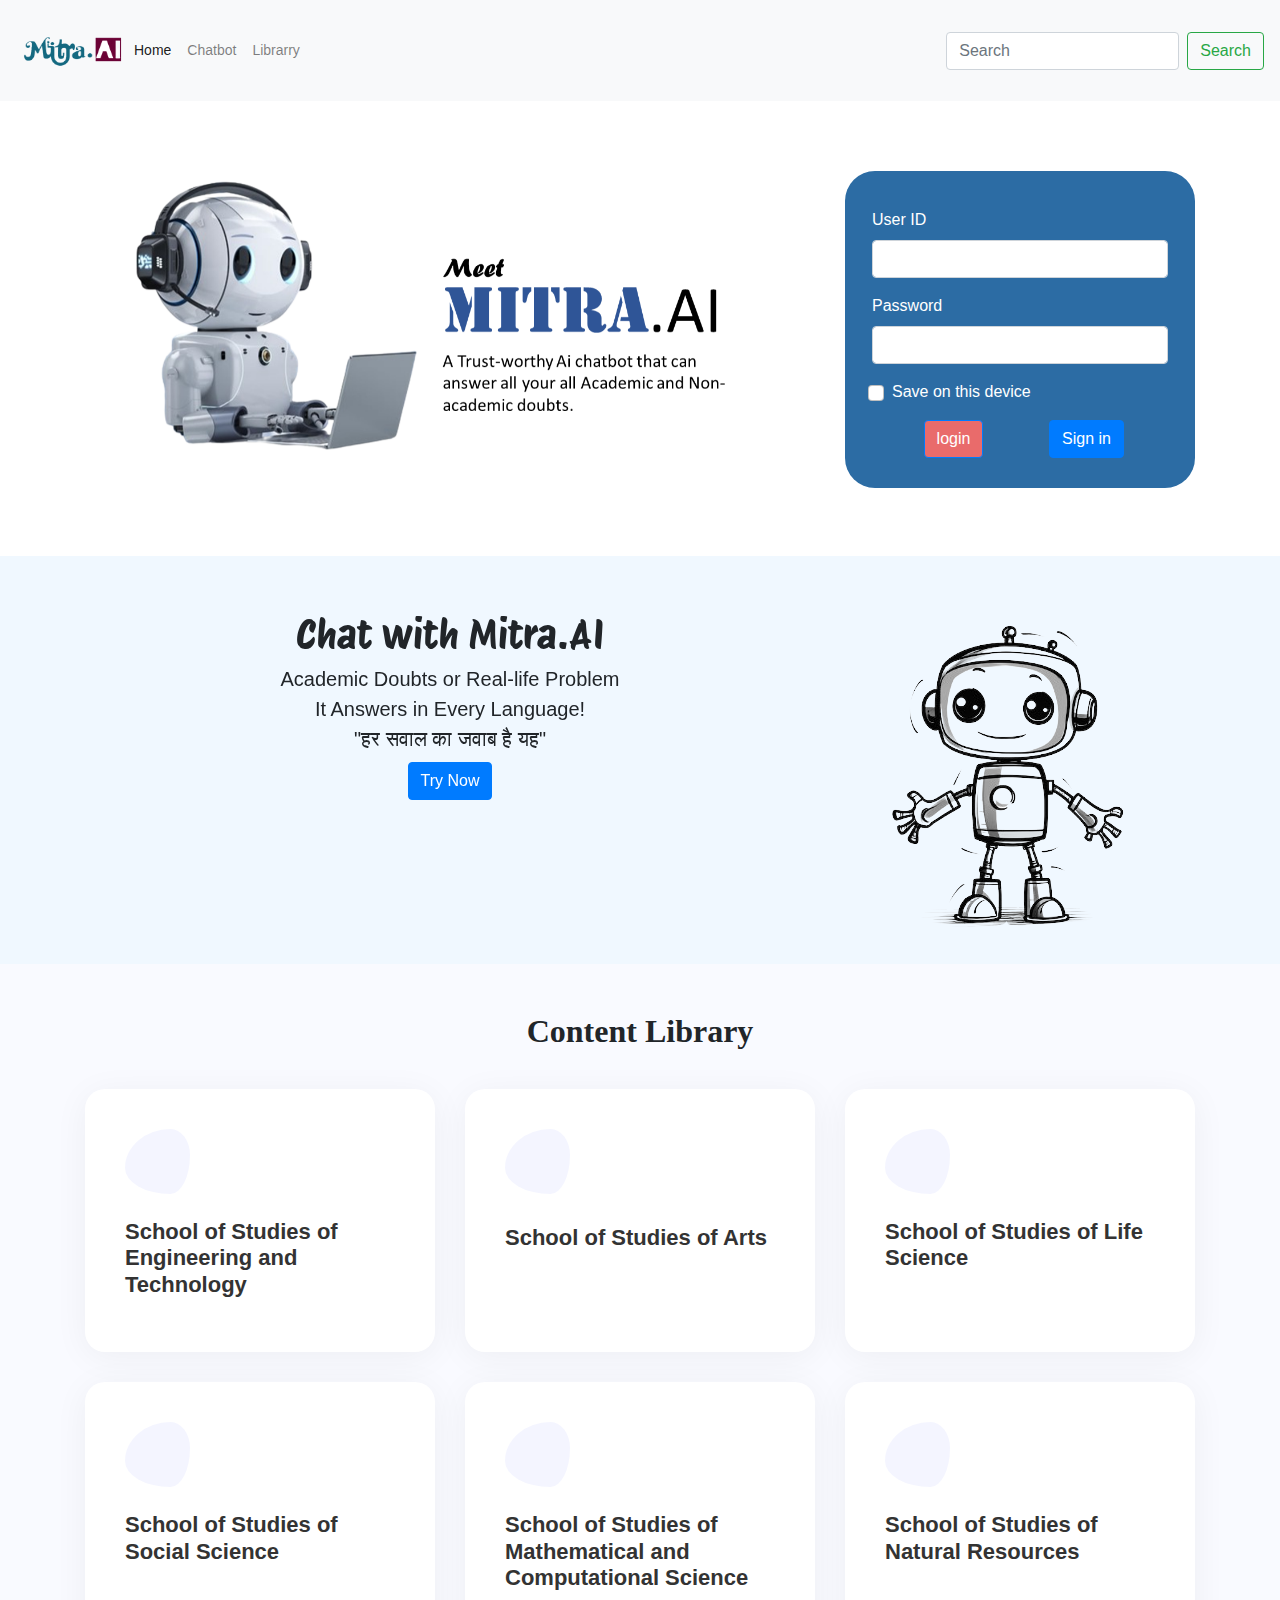
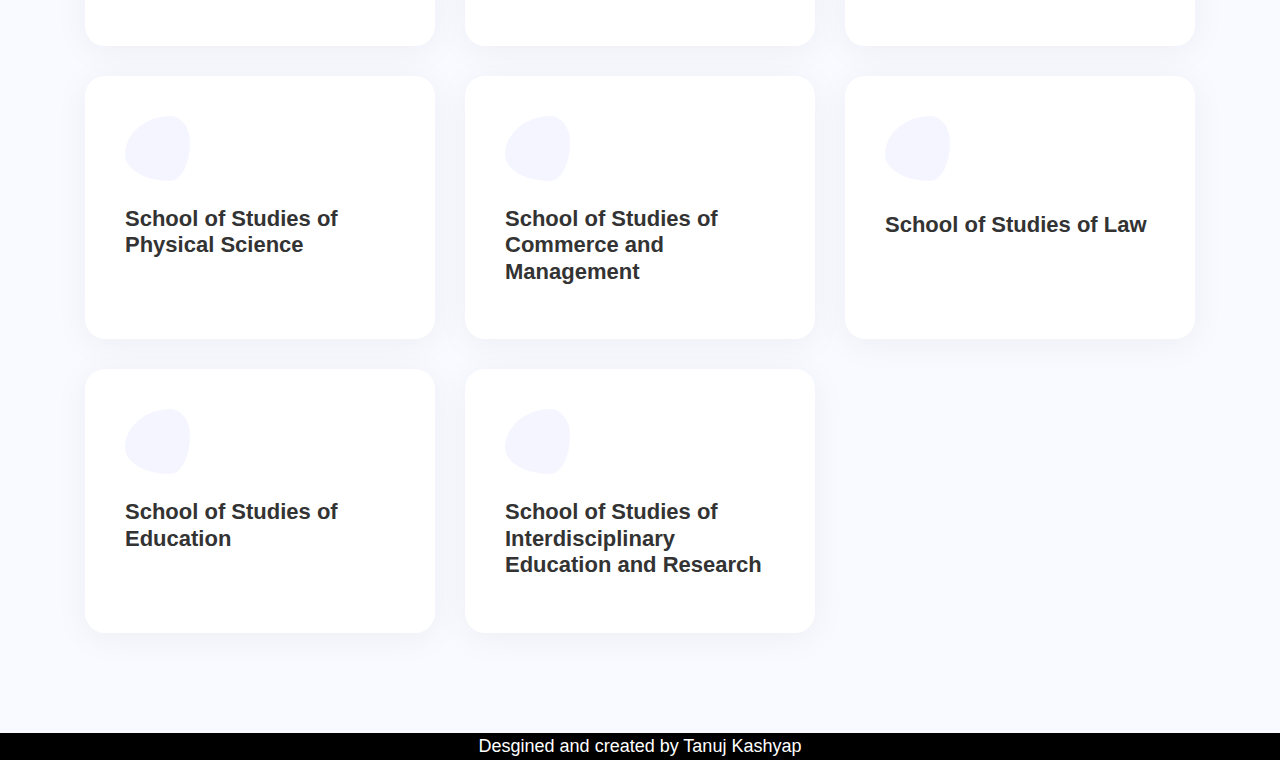
<file: index.html>
<!DOCTYPE html>
<html lang="en">
  <head>
    <meta charset="UTF-8" />
    <meta name="viewport" content="width=device-width, initial-scale=1.0" />
    <title>GGV Mitra</title>
    <link rel="preconnect" href="https://fonts.googleapis.com">
<link rel="preconnect" href="https://fonts.gstatic.com" crossorigin>
<link href="https://fonts.googleapis.com/css2?family=Big+Shoulders+Stencil+Text:wght@100..900&family=DotGothic16&family=Protest+Riot&display=swap" rel="stylesheet">
    <link rel="preconnect" href="https://fonts.googleapis.com">
<link rel="preconnect" href="https://fonts.gstatic.com" crossorigin>
<link href="https://fonts.googleapis.com/css2?family=Big+Shoulders+Stencil+Text:wght@100..900&family=DotGothic16&display=swap" rel="stylesheet">
    <link rel="preconnect" href="https://fonts.googleapis.com">
<link rel="preconnect" href="https://fonts.gstatic.com" crossorigin>
<link href="https://fonts.googleapis.com/css2?family=DotGothic16&display=swap" rel="stylesheet">
    <link
      rel="stylesheet"
      href="./Guru Ghasidas Vishwavidyalaya,Bilaspur_files/bootstrap.min.css"
    />

    <link
      rel="stylesheet"
      href="./Guru Ghasidas Vishwavidyalaya,Bilaspur_files/animate.css"
    />
    <link
      rel="stylesheet"
      href="./Guru Ghasidas Vishwavidyalaya,Bilaspur_files/main.css"
    />
    <link rel="stylesheet" href="style/style.css" />
    <link
      rel="stylesheet"
      href="https://cdn.jsdelivr.net/npm/bootstrap@4.0.0/dist/css/bootstrap.min.css"
      integrity="sha384-Gn5384xqQ1aoWXA+058RXPxPg6fy4IWvTNh0E263XmFcJlSAwiGgFAW/dAiS6JXm"
      crossorigin="anonymous"
    />
  </head>
  <body>
    <nav class="navbar navbar-expand-lg navbar-light bg-light">
      <img src="./img/logo2.png" alt="Bootstrap" width="110" height="40"></a>
      <button
        class="navbar-toggler"
        type="button"
        data-toggle="collapse"
        data-target="#navbarSupportedContent"
        aria-controls="navbarSupportedContent"
        aria-expanded="false"
        aria-label="Toggle navigation"
      >
        <span class="navbar-toggler-icon"></span>
      </button>

      <div class="collapse navbar-collapse" id="navbarSupportedContent">
        <ul class="navbar-nav mr-auto">
          <li class="nav-item active">
            <a class="nav-link" href="#"
              >Home <span class="sr-only">(current)</span></a
            >
          </li>
          <li class="nav-item">
            <a class="nav-link" href="#">Chatbot</a>
          </li>
          <li class="nav-item">
            <a class="nav-link" href="./subjects/computer system/CSA.html">Librarry</a>
          </li>
        </ul>
        <form class="form-inline my-2 my-lg-0">
          <input
            class="form-control mr-sm-2"
            type="search"
            placeholder="Search"
            aria-label="Search"
          />
          <button class="btn btn-outline-success my-2 my-sm-0" type="submit">
            Search
          </button>
        </form>
      </div>
    </nav>
    <div class="login">
      <div class="container">
        <div id="crosol" class="row">
          <div class="col-sm-8">
            <div
              id="carouselExampleSlidesOnly"
              class="carousel slide"
              data-bs-ride="carousel"
            >
              <div class="carousel-inner">
                <div class="carousel-item active">
                  <img
                    src="img/Presentation1/Slide1.PNG"
                    class="d-block w-100"
                    alt="..."
                  />
                </div>
                <div class="carousel-item">
                  <img
                    src="img/Presentation1/Slide2.png"
                    class="d-block w-100"
                    alt="..."
                  />
                </div>
                <div class="carousel-item">
                  <img
                    src="img/Presentation1/Slide3.png"
                    class="d-block w-100"
                    alt="..."
                  />
                </div>
                <div class="carousel-item">
                  <img
                    src="img/Presentation1/Slide4.png"
                    class="d-block w-100"
                    alt="..."
                  />
                </div>
              </div>
            </div>
          </div>
          <div class="col-sm-4">
            <div class="box">
              <form>
                <div class="mb-3">
                  <label for="exampleInputEmail1" class="form-label"
                    >User ID</label
                  >
                  <input
                    type="email"
                    class="form-control"
                    id="exampleInputEmail1"
                    aria-describedby="emailHelp"
                  />
                  <div id="emailHelp" class="form-text"></div>
                </div>
                <div class="mb-3">
                  <label for="exampleInputPassword1" class="form-label"
                    >Password</label
                  >
                  <input
                    type="password"
                    class="form-control"
                    id="exampleInputPassword1"
                  />
                </div>
                <div class="mb-3 form-check">
                  <input
                    type="checkbox"
                    class="form-check-input"
                    id="exampleCheck1"
                  />
                  <label class="form-check-label" for="exampleCheck1"
                    >Save on this device</label
                  >
                </div>
                <div class="container">
                  <div class="container text-center">
                    <div class="row">
                      <div class="col">
                        <button
                          id="login-btn"
                          type="submit"
                          class="btn btn-primary"
                        >
                          login
                        </button>
                      </div>
                      <div class="col">
                        <button
                          id="signin-btn"
                          type="submit"
                          class="btn btn-primary"
                        >
                          Sign in
                        </button>
                      </div>
                    </div>
                  </div>
                </div>
              </form>
            </div>
          </div>
        </div>
      </div>
    </div>
    <div class="bot" style="background-color: aliceblue">
      <div class="container mt-4">
        <div class="row">
          <div class="col-sm-8">
            <div
              id="carouselExampleSlidesOnly"
              class="carousel slide"
              data-bs-ride="carousel"
            >
              <div class="carousel-inner">
                <div class="carousel-item active">
                  <div class="text-center mt-5 heading" style="font-size: 40px">
                    Chat with Mitra.AI
                  </div>
                  <div class="text-center content">
                    Academic Doubts or Real-life Problem<br />
                    It Answers in Every Language! <br>
                    "हर सवाल का जवाब है यह"
                  </div>
                  <div class="text-center mb-4">
                    <a href="https://www.chatbase.co/chatbot-iframe/PO7uZmbh15vnefraav7Gp"><button class="mt-2 btn btn-primary">Try Now</button></a>
                  </div>
                </div>
                <div class="carousel-item">
                  <div class="text-center mt-5 heading" style="font-size: 40px">
                    Ask ?
                  </div>
                  <div class="text-center content">
                    "Explain OSI model for my semeseter exam"<br />
                    or<br>
                    "ऑपरेटिंग सिस्टम  क्या होता है ?"
                  </div>
                  <div class="text-center mb-4">
                    <a href="https://www.chatbase.co/chatbot-iframe/PO7uZmbh15vnefraav7Gp"><button class="mt-2 btn btn-primary">Try Now</button></a>
                  </div>
                </div>
                <div class="carousel-item">
                  <div class="text-center mt-5 heading" style="font-size: 40px">
                    Stuck at situation? <br>
                    Ask Anything ?
                  </div>
                  <div class="text-center content">
                    "where to apply for scholership? "<br />
                    or<br>
                    "How to change AEC subject"
                  </div>
                  <div class="text-center mb-4">
                    <a href="https://www.chatbase.co/chatbot-iframe/PO7uZmbh15vnefraav7Gp"><button class="mt-2 btn btn-primary">Try Now</button></a>
                  </div>
                </div>
              </div>
            </div>
          </div>
          <div class="col-sm-4 mt-4 pt-3">
            <img src="img/bot.png" id="bot" class="img-fluid" alt="..." />
          </div>
        </div>
      </div>
    </div>
    <div class="depts">
      <section class="services section">
        <div class="container">
          <h2 class="text-center pt-5 pb-3 divheading">Content Library</h2>
          <div class="row">
            <div style="display: grid" class="col-lg-4 col-md-6 col-12">
              <div class="single-service wow fadeInUp" data-wow-delay=".2s">
                <div class="serial">
                  <span><i class="lni lni-book"></i></span>
                </div>
                <h3>
                  <a href="./subjects/computer system/CSA.html"
                    >School of Studies of Engineering and Technology</a
                  >
                </h3>
                <div class="circles-wrap">
                  <div class="circles">
                    <span class="circle circle-1"></span>
                    <span class="circle circle-2"></span>
                    <span class="circle circle-3"></span>
                    <span class="circle circle-4"></span>
                  </div>
                </div>
              </div>
            </div>

            <div style="display: grid" class="col-lg-4 col-md-6 col-12">
              <div class="single-service wow fadeInUp" data-wow-delay=".2s">
                <div class="serial">
                  <span><i class="lni lni-book"></i></span>
                </div>
                <h3>
                  <a href="http://www.new.ggu.ac.in/departments/3/0/"
                    >School of Studies of Arts</a
                  >
                </h3>
                <div class="circles-wrap">
                  <div class="circles">
                    <span class="circle circle-1"></span>
                    <span class="circle circle-2"></span>
                    <span class="circle circle-3"></span>
                    <span class="circle circle-4"></span>
                  </div>
                </div>
              </div>
            </div>

            <div style="display: grid" class="col-lg-4 col-md-6 col-12">
              <div class="single-service wow fadeInUp" data-wow-delay=".2s">
                <div class="serial">
                  <span><i class="lni lni-book"></i></span>
                </div>
                <h3>
                  <a href="http://www.new.ggu.ac.in/departments/4/0/"
                    >School of Studies of Life Science</a
                  >
                </h3>
                <div class="circles-wrap">
                  <div class="circles">
                    <span class="circle circle-1"></span>
                    <span class="circle circle-2"></span>
                    <span class="circle circle-3"></span>
                    <span class="circle circle-4"></span>
                  </div>
                </div>
              </div>
            </div>

            <div style="display: grid" class="col-lg-4 col-md-6 col-12">
              <div class="single-service wow fadeInUp" data-wow-delay=".2s">
                <div class="serial">
                  <span><i class="lni lni-book"></i></span>
                </div>
                <h3>
                  <a href="http://www.new.ggu.ac.in/departments/5/0/"
                    >School of Studies of Social Science</a
                  >
                </h3>
                <div class="circles-wrap">
                  <div class="circles">
                    <span class="circle circle-1"></span>
                    <span class="circle circle-2"></span>
                    <span class="circle circle-3"></span>
                    <span class="circle circle-4"></span>
                  </div>
                </div>
              </div>
            </div>

            <div style="display: grid" class="col-lg-4 col-md-6 col-12">
              <div class="single-service wow fadeInUp" data-wow-delay=".2s">
                <div class="serial">
                  <span><i class="lni lni-book"></i></span>
                </div>
                <h3>
                  <a href="http://www.new.ggu.ac.in/departments/6/0/"
                    >School of Studies of Mathematical and Computational
                    Science</a
                  >
                </h3>
                <div class="circles-wrap">
                  <div class="circles">
                    <span class="circle circle-1"></span>
                    <span class="circle circle-2"></span>
                    <span class="circle circle-3"></span>
                    <span class="circle circle-4"></span>
                  </div>
                </div>
              </div>
            </div>

            <div style="display: grid" class="col-lg-4 col-md-6 col-12">
              <div class="single-service wow fadeInUp" data-wow-delay=".2s">
                <div class="serial">
                  <span><i class="lni lni-book"></i></span>
                </div>
                <h3>
                  <a href="http://www.new.ggu.ac.in/departments/7/0/"
                    >School of Studies of Natural Resources</a
                  >
                </h3>
                <div class="circles-wrap">
                  <div class="circles">
                    <span class="circle circle-1"></span>
                    <span class="circle circle-2"></span>
                    <span class="circle circle-3"></span>
                    <span class="circle circle-4"></span>
                  </div>
                </div>
              </div>
            </div>

            <div style="display: grid" class="col-lg-4 col-md-6 col-12">
              <div class="single-service wow fadeInUp" data-wow-delay=".2s">
                <div class="serial">
                  <span><i class="lni lni-book"></i></span>
                </div>
                <h3>
                  <a href="http://www.new.ggu.ac.in/departments/8/0/"
                    >School of Studies of Physical Science</a
                  >
                </h3>
                <div class="circles-wrap">
                  <div class="circles">
                    <span class="circle circle-1"></span>
                    <span class="circle circle-2"></span>
                    <span class="circle circle-3"></span>
                    <span class="circle circle-4"></span>
                  </div>
                </div>
              </div>
            </div>

            <div style="display: grid" class="col-lg-4 col-md-6 col-12">
              <div class="single-service wow fadeInUp" data-wow-delay=".2s">
                <div class="serial">
                  <span><i class="lni lni-book"></i></span>
                </div>
                <h3>
                  <a href="http://www.new.ggu.ac.in/departments/9/0/"
                    >School of Studies of Commerce and Management</a
                  >
                </h3>
                <div class="circles-wrap">
                  <div class="circles">
                    <span class="circle circle-1"></span>
                    <span class="circle circle-2"></span>
                    <span class="circle circle-3"></span>
                    <span class="circle circle-4"></span>
                  </div>
                </div>
              </div>
            </div>

            <div style="display: grid" class="col-lg-4 col-md-6 col-12">
              <div class="single-service wow fadeInUp" data-wow-delay=".2s">
                <div class="serial">
                  <span><i class="lni lni-book"></i></span>
                </div>
                <h3>
                  <a href="http://www.new.ggu.ac.in/departments/10/0/"
                    >School of Studies of Law</a
                  >
                </h3>
                <div class="circles-wrap">
                  <div class="circles">
                    <span class="circle circle-1"></span>
                    <span class="circle circle-2"></span>
                    <span class="circle circle-3"></span>
                    <span class="circle circle-4"></span>
                  </div>
                </div>
              </div>
            </div>

            <div style="display: grid" class="col-lg-4 col-md-6 col-12">
              <div class="single-service wow fadeInUp" data-wow-delay=".2s">
                <div class="serial">
                  <span><i class="lni lni-book"></i></span>
                </div>
                <h3>
                  <a href="http://www.new.ggu.ac.in/departments/11/0/"
                    >School of Studies of Education</a
                  >
                </h3>
                <div class="circles-wrap">
                  <div class="circles">
                    <span class="circle circle-1"></span>
                    <span class="circle circle-2"></span>
                    <span class="circle circle-3"></span>
                    <span class="circle circle-4"></span>
                  </div>
                </div>
              </div>
            </div>

            <div style="display: grid" class="col-lg-4 col-md-6 col-12">
              <div class="single-service wow fadeInUp" data-wow-delay=".2s">
                <div class="serial">
                  <span><i class="lni lni-book"></i></span>
                </div>
                <h3>
                  <a href="http://www.new.ggu.ac.in/departments/12/0/"
                    >School of Studies of Interdisciplinary Education and
                    Research</a
                  >
                </h3>
                <div class="circles-wrap">
                  <div class="circles">
                    <span class="circle circle-1"></span>
                    <span class="circle circle-2"></span>
                    <span class="circle circle-3"></span>
                    <span class="circle circle-4"></span>
                  </div>
                </div>
              </div>
            </div>
          </div>
        </div>
      </section>
    </div>

    <div class="end text-center">
      <p>
        Desgined and created by Tanuj Kashyap
      </p>
    </div>

    <script
      src="https://cdn.jsdelivr.net/npm/bootstrap@5.3.3/dist/js/bootstrap.bundle.min.js"
      integrity="sha384-YvpcrYf0tY3lHB60NNkmXc5s9fDVZLESaAA55NDzOxhy9GkcIdslK1eN7N6jIeHz"
      crossorigin="anonymous"
    ></script>
    <script
      src="https://code.jquery.com/jquery-3.2.1.slim.min.js"
      integrity="sha384-KJ3o2DKtIkvYIK3UENzmM7KCkRr/rE9/Qpg6aAZGJwFDMVNA/GpGFF93hXpG5KkN"
      crossorigin="anonymous"
    ></script>
    <script
      src="https://cdn.jsdelivr.net/npm/popper.js@1.12.9/dist/umd/popper.min.js"
      integrity="sha384-ApNbgh9B+Y1QKtv3Rn7W3mgPxhU9K/ScQsAP7hUibX39j7fakFPskvXusvfa0b4Q"
      crossorigin="anonymous"
    ></script>
    <script
      src="https://cdn.jsdelivr.net/npm/bootstrap@4.0.0/dist/js/bootstrap.min.js"
      integrity="sha384-JZR6Spejh4U02d8jOt6vLEHfe/JQGiRRSQQxSfFWpi1MquVdAyjUar5+76PVCmYl"
      crossorigin="anonymous"
    ></script>
  </body>
</html>
</file>
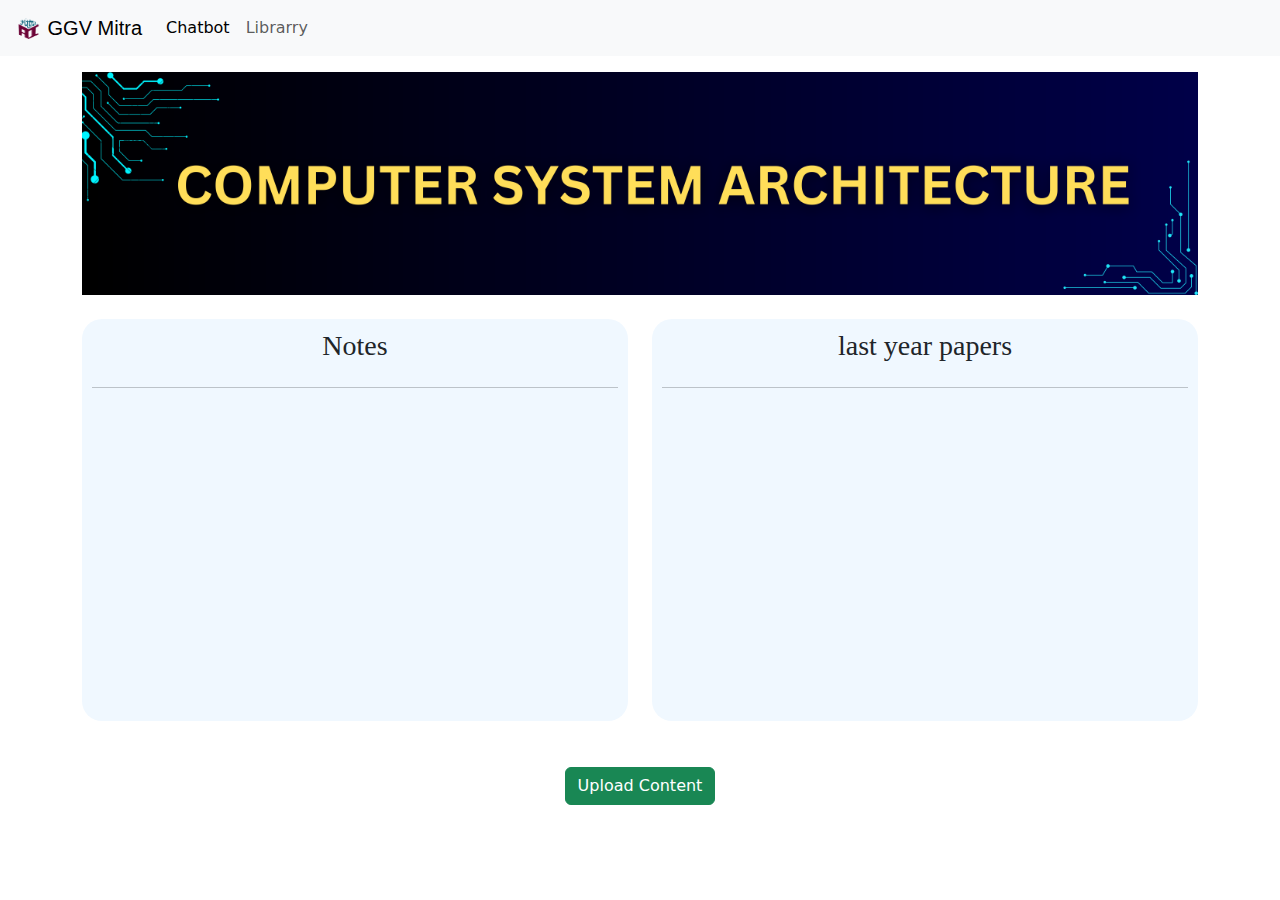
<file: subjects/computer system/CSA.html>
<!doctype html>
<html lang="en">
  <head>
    <meta charset="utf-8">
    <meta name="viewport" content="width=device-width, initial-scale=1">
    <title>CSA</title>
    <link rel="stylesheet" href="style.css">
    <link href="https://cdn.jsdelivr.net/npm/bootstrap@5.3.3/dist/css/bootstrap.min.css" rel="stylesheet" integrity="sha384-QWTKZyjpPEjISv5WaRU9OFeRpok6YctnYmDr5pNlyT2bRjXh0JMhjY6hW+ALEwIH" crossorigin="anonymous">
  </head>
  <body>
    <nav class="navbar navbar-expand-lg bg-body-tertiary">
      <div class="container-fluid">
        <a class="navbar-brand" href="#" style="font-family: 'Gill Sans', 'Gill Sans MT', Calibri, 'Trebuchet MS', sans-serif;">
          <img src="logo1.png" alt="Logo" width="30" height="24" class="d-inline-block align-text-top">
           GGV Mitra</a>
        <button class="navbar-toggler" type="button" data-bs-toggle="collapse" data-bs-target="#navbarNavAltMarkup" aria-controls="navbarNavAltMarkup" aria-expanded="false" aria-label="Toggle navigation">
          <span class="navbar-toggler-icon"></span>
        </button>
        <div class="collapse navbar-collapse" id="navbarNavAltMarkup">
          <div class="navbar-nav">
            <a class="nav-link active" aria-current="page" href="#">Chatbot</a>
            
            <a class="nav-link " aria-disabled="true">Librarry</a>
          </div>
        </div>
      </div>
    </nav>
    <div class="container text-center mt-3">
      
      <div class="row">
        <img src="banner.png" class="ml-2 mr-2 img-fluid" alt="...">

      </div>
    </div>
    <div class="container text-center pt-4">
      <div class="row">
        <div class="col-sm colm">
          <div class="notes">
      
            <div class="section text-center">
              <div class="iframe text-center">
                <h3 class="pb-2 title">Notes</h3> <hr>
                <iframe src="https://drive.google.com/embeddedfolderview?id=1wPvspEUxM5OO-36Qi24-q07aLLO_XPmB#grid" style="width:100%; height:300px; border:10px;"></iframe>
        
              </div>
      
            </div>
          </div>
          <!-- <iframe src="https://drive.google.com/embeddedfolderview?id=1-2LJw-g6C1UGRIWnbrSEJ6nzU_o3meC9#list" style="width:100%; height:50%; border:0;"></iframe> -->
        </div>
        <div class="col-sm colm">
          
      
            
              <div class="iframe text-center">
                <h3 class="pb-2 title">last year papers</h3> <hr>
                <iframe src="https://drive.google.com/embeddedfolderview?id=1SSNO6HVDvbVhpCoHFaPhhslG2u2V5nTZ#grid" style="width:100%; height:300px; border:0;;"></iframe>
        
              </div>
      
            
          
          <!-- <iframe src="https://drive.google.com/embeddedfolderview?id=1-2LJw-g6C1UGRIWnbrSEJ6nzU_o3meC9#list" style="width:100%; height:50%; border:0;"></iframe> -->
        </div>
        
       
      </div>
    </div>
    <div class="d-flex justify-content-center mt-5">
      <button type="button" class="btn btn-success">Upload Content</button>
    </div>
    
    
   <script src="https://cdn.botpress.cloud/webchat/v1/inject.js"></script>
<script src="https://mediafiles.botpress.cloud/c2b5c3d2-2c51-4f1b-830d-724a9df04037/webchat/config.js" defer></script>
    <script src="https://cdn.jsdelivr.net/npm/bootstrap@5.3.3/dist/js/bootstrap.bundle.min.js" integrity="sha384-YvpcrYf0tY3lHB60NNkmXc5s9fDVZLESaAA55NDzOxhy9GkcIdslK1eN7N6jIeHz" crossorigin="anonymous"></script>
  </body>
</html>
</file>
<file: Guru Ghasidas Vishwavidyalaya,Bilaspur_files/main.css>
@import "https://fonts.googleapis.com/css2?family=Poppins:ital,wght@0,100;0,200;0,300;0,400;0,500;0,600;0,700;0,800;0,900;1,100;1,200;1,300;1,400;1,500;1,600;1,700;1,800;1,900&display=swap";
@import url('https://fonts.googleapis.com/css2?family=Montserrat:wght@300&family=Open+Sans&display=swap');
html {
    scroll-behavior: smooth;
}

body {
    font-family: 'Montserrat', sans-serif;
    font-weight: 400;
    font-style: normal;
    color: #5e678c;
    overflow-x: hidden;
}

* {
    margin: 0;
    padding: 0;
    box-sizing: border-box;
}

a:focus,
input:focus,
textarea:focus,
button:focus,
.btn:focus,
.btn.focus,
.btn:not(:disabled):not(.disabled).active,
.btn:not(:disabled):not(.disabled):active {
    text-decoration: none;
    outline: none;
    box-shadow: none;
}

a:hover {
    color: #3e54ff;
}

a {
    transition: all 0.3s ease-out 0s;
}

a,
a:focus,
a:hover {
    text-decoration: none;
}

i,
span,
a {
    display: inline-block;
}

audio,
canvas,
iframe,
img,
svg,
video {
    vertical-align: middle;
}

h1,
h2,
h3,
h4,
h5,
h6 {
    font-weight: 700;
    margin: 0;
    color: #333;
}

h1 a,
h2 a,
h3 a,
h4 a,
h5 a,
h6 a {
    color: inherit;
}

h1 {
    font-size: 40px;
}

@media (max-width: 767px) {
    h1 {
        font-size: 34px;
    }
}

@media only screen and (min-width: 480px) and (max-width: 767px) {
    h1 {
        font-size: 36px;
    }
}

h2 {
    font-size: 36px;
}

h3 {
    font-size: 25px;
}

h4 {
    font-size: 20px;
}

h5 {
    font-size: 18px;
}

h6 {
    font-size: 16px;
}

ul,
ol {
    margin: 0;
    padding: 0;
    list-style-type: none;
}

p {
    font-size: 18px;
    font-weight: 400;
    line-height: 27px;
    margin: 0;
}

.img-bg {
    background-position: center center;
    background-size: cover;
    background-repeat: no-repeat;
    width: 100%;
    height: 100%;
}

.error {
    color: #ff4500;
}

.success {
    color: green;
}

.scroll-top {
    width: 45px;
    height: 45px;
    background: #3e54ff;
    display: flex;
    justify-content: center;
    align-items: center;
    font-size: 14px;
    color: #fff !important;
    border-radius: 0;
    position: fixed;
    bottom: 30px;
    right: 30px;
    z-index: 9;
    cursor: pointer;
    transition: all 0.3s ease-out 0s;
    text-align: center;
    line-height: 45px;
}

.scroll-top:hover {
    color: #fff;
    background: #333;
}

@keyframes animation1 {
    0% {
        transform: translateY(30px);
    }
    50% {
        transform: translateY(-30px);
    }
    100% {
        transform: translateY(30px);
    }
}

.preloader {
    position: fixed;
    top: 0;
    left: 0;
    z-index: 999999999;
    width: 100%;
    height: 100%;
    background-color: #fff;
    overflow: hidden;
}

.preloader-inner {
    position: absolute;
    top: 50%;
    left: 50%;
    -webkit-transform: translate(-50%, -50%);
    -moz-transform: translate(-50%, -50%);
    transform: translate(-50%, -50%);
}

.preloader-icon {
    width: 100px;
    height: 100px;
    display: inline-block;
    padding: 0;
}

.preloader-icon span {
    position: absolute;
    display: inline-block;
    width: 100px;
    height: 100px;
    border-radius: 100%;
    background: #3e54ff;
    -webkit-animation: preloader-fx 1.6s linear infinite;
    animation: preloader-fx 1.6s linear infinite;
}

.preloader-icon span:last-child {
    animation-delay: -0.8s;
    -webkit-animation-delay: -0.8s;
}

@keyframes preloader-fx {
    0% {
        transform: scale(0, 0);
        opacity: 0.5;
    }
    100% {
        transform: scale(1, 1);
        opacity: 0;
    }
}

@-webkit-keyframes preloader-fx {
    0% {
        -webkit-transform: scale(0, 0);
        opacity: 0.5;
    }
    100% {
        -webkit-transform: scale(1, 1);
        opacity: 0;
    }
}

.mt-5 {
    margin-top: 5px;
}

.mt-10 {
    margin-top: 10px;
}

.mt-15 {
    margin-top: 15px;
}

.mt-20 {
    margin-top: 20px;
}

.mt-25 {
    margin-top: 25px;
}

.mt-30 {
    margin-top: 30px;
}

.mt-35 {
    margin-top: 35px;
}

.mt-40 {
    margin-top: 40px;
}

.mt-45 {
    margin-top: 45px;
}

.mt-50 {
    margin-top: 50px;
}

.mt-55 {
    margin-top: 55px;
}

.mt-60 {
    margin-top: 60px;
}

.mt-65 {
    margin-top: 65px;
}

.mt-70 {
    margin-top: 70px;
}

.mt-75 {
    margin-top: 75px;
}

.mt-80 {
    margin-top: 80px;
}

.mt-85 {
    margin-top: 85px;
}

.mt-90 {
    margin-top: 90px;
}

.mt-95 {
    margin-top: 95px;
}

.mt-100 {
    margin-top: 100px;
}

.mt-105 {
    margin-top: 105px;
}

.mt-110 {
    margin-top: 110px;
}

.mt-115 {
    margin-top: 115px;
}

.mt-120 {
    margin-top: 120px;
}

.mt-125 {
    margin-top: 125px;
}

.mt-130 {
    margin-top: 130px;
}

.mt-135 {
    margin-top: 135px;
}

.mt-140 {
    margin-top: 140px;
}

.mt-145 {
    margin-top: 145px;
}

.mt-150 {
    margin-top: 150px;
}

.mt-155 {
    margin-top: 155px;
}

.mt-160 {
    margin-top: 160px;
}

.mt-165 {
    margin-top: 165px;
}

.mt-170 {
    margin-top: 170px;
}

.mt-175 {
    margin-top: 175px;
}

.mt-180 {
    margin-top: 180px;
}

.mt-185 {
    margin-top: 185px;
}

.mt-190 {
    margin-top: 190px;
}

.mt-195 {
    margin-top: 195px;
}

.mt-200 {
    margin-top: 200px;
}

.mt-205 {
    margin-top: 205px;
}

.mt-210 {
    margin-top: 210px;
}

.mt-215 {
    margin-top: 215px;
}

.mt-220 {
    margin-top: 220px;
}

.mt-225 {
    margin-top: 225px;
}

.mb-5 {
    margin-bottom: 5px;
}

.mb-10 {
    margin-bottom: 10px;
}

.mb-15 {
    margin-bottom: 15px;
}

.mb-20 {
    margin-bottom: 20px;
}

.mb-25 {
    margin-bottom: 25px;
}

.mb-30 {
    margin-bottom: 30px;
}

.mb-35 {
    margin-bottom: 35px;
}

.mb-40 {
    margin-bottom: 40px;
}

.mb-45 {
    margin-bottom: 45px;
}

.mb-50 {
    margin-bottom: 50px;
}

.mb-55 {
    margin-bottom: 55px;
}

.mb-60 {
    margin-bottom: 60px;
}

.mb-65 {
    margin-bottom: 65px;
}

.mb-70 {
    margin-bottom: 70px;
}

.mb-75 {
    margin-bottom: 75px;
}

.mb-80 {
    margin-bottom: 80px;
}

.mb-85 {
    margin-bottom: 85px;
}

.mb-90 {
    margin-bottom: 90px;
}

.mb-95 {
    margin-bottom: 95px;
}

.mb-100 {
    margin-bottom: 100px;
}

.mb-105 {
    margin-bottom: 105px;
}

.mb-110 {
    margin-bottom: 110px;
}

.mb-115 {
    margin-bottom: 115px;
}

.mb-120 {
    margin-bottom: 120px;
}

.mb-125 {
    margin-bottom: 125px;
}

.mb-130 {
    margin-bottom: 130px;
}

.mb-135 {
    margin-bottom: 135px;
}

.mb-140 {
    margin-bottom: 140px;
}

.mb-145 {
    margin-bottom: 145px;
}

.mb-150 {
    margin-bottom: 150px;
}

.mb-155 {
    margin-bottom: 155px;
}

.mb-160 {
    margin-bottom: 160px;
}

.mb-165 {
    margin-bottom: 165px;
}

.mb-170 {
    margin-bottom: 170px;
}

.mb-175 {
    margin-bottom: 175px;
}

.mb-180 {
    margin-bottom: 180px;
}

.mb-185 {
    margin-bottom: 185px;
}

.mb-190 {
    margin-bottom: 190px;
}

.mb-195 {
    margin-bottom: 195px;
}

.mb-200 {
    margin-bottom: 200px;
}

.mb-205 {
    margin-bottom: 205px;
}

.mb-210 {
    margin-bottom: 210px;
}

.mb-215 {
    margin-bottom: 215px;
}

.mb-220 {
    margin-bottom: 220px;
}

.mb-225 {
    margin-bottom: 225px;
}

.pt-5 {
    padding-top: 5px;
}

.pt-10 {
    padding-top: 10px;
}

.pt-15 {
    padding-top: 15px;
}

.pt-20 {
    padding-top: 20px;
}

.pt-25 {
    padding-top: 25px;
}

.pt-30 {
    padding-top: 30px;
}

.pt-35 {
    padding-top: 35px;
}

.pt-40 {
    padding-top: 40px;
}

.pt-45 {
    padding-top: 45px;
}

.pt-50 {
    padding-top: 50px;
}

.pt-55 {
    padding-top: 55px;
}

.pt-60 {
    padding-top: 60px;
}

.pt-65 {
    padding-top: 65px;
}

.pt-70 {
    padding-top: 70px;
}

.pt-75 {
    padding-top: 75px;
}

.pt-80 {
    padding-top: 80px;
}

.pt-85 {
    padding-top: 85px;
}

.pt-90 {
    padding-top: 90px;
}

.pt-95 {
    padding-top: 95px;
}

.pt-100 {
    padding-top: 100px;
}

.pt-105 {
    padding-top: 105px;
}

.pt-110 {
    padding-top: 110px;
}

.pt-115 {
    padding-top: 115px;
}

.pt-120 {
    padding-top: 120px;
}

.pt-125 {
    padding-top: 125px;
}

.pt-130 {
    padding-top: 130px;
}

.pt-135 {
    padding-top: 135px;
}

.pt-140 {
    padding-top: 140px;
}

.pt-145 {
    padding-top: 145px;
}

.pt-150 {
    padding-top: 150px;
}

.pt-155 {
    padding-top: 155px;
}

.pt-160 {
    padding-top: 160px;
}

.pt-165 {
    padding-top: 165px;
}

.pt-170 {
    padding-top: 170px;
}

.pt-175 {
    padding-top: 175px;
}

.pt-180 {
    padding-top: 180px;
}

.pt-185 {
    padding-top: 185px;
}

.pt-190 {
    padding-top: 190px;
}

.pt-195 {
    padding-top: 195px;
}

.pt-200 {
    padding-top: 200px;
}

.pt-205 {
    padding-top: 205px;
}

.pt-210 {
    padding-top: 210px;
}

.pt-215 {
    padding-top: 215px;
}

.pt-220 {
    padding-top: 220px;
}

.pt-225 {
    padding-top: 225px;
}

.pb-5 {
    padding-bottom: 5px;
}

.pb-10 {
    padding-bottom: 10px;
}

.pb-15 {
    padding-bottom: 15px;
}

.pb-20 {
    padding-bottom: 20px;
}

.pb-25 {
    padding-bottom: 25px;
}

.pb-30 {
    padding-bottom: 30px;
}

.pb-35 {
    padding-bottom: 35px;
}

.pb-40 {
    padding-bottom: 40px;
}

.pb-45 {
    padding-bottom: 45px;
}

.pb-50 {
    padding-bottom: 50px;
}

.pb-55 {
    padding-bottom: 55px;
}

.pb-60 {
    padding-bottom: 60px;
}

.pb-65 {
    padding-bottom: 65px;
}

.pb-70 {
    padding-bottom: 70px;
}

.pb-75 {
    padding-bottom: 75px;
}

.pb-80 {
    padding-bottom: 80px;
}

.pb-85 {
    padding-bottom: 85px;
}

.pb-90 {
    padding-bottom: 90px;
}

.pb-95 {
    padding-bottom: 95px;
}

.pb-100 {
    padding-bottom: 100px;
}

.pb-105 {
    padding-bottom: 105px;
}

.pb-110 {
    padding-bottom: 110px;
}

.pb-115 {
    padding-bottom: 115px;
}

.pb-120 {
    padding-bottom: 120px;
}

.pb-125 {
    padding-bottom: 125px;
}

.pb-130 {
    padding-bottom: 130px;
}

.pb-135 {
    padding-bottom: 135px;
}

.pb-140 {
    padding-bottom: 140px;
}

.pb-145 {
    padding-bottom: 145px;
}

.pb-150 {
    padding-bottom: 150px;
}

.pb-155 {
    padding-bottom: 155px;
}

.pb-160 {
    padding-bottom: 160px;
}

.pb-165 {
    padding-bottom: 165px;
}

.pb-170 {
    padding-bottom: 170px;
}

.pb-175 {
    padding-bottom: 175px;
}

.pb-180 {
    padding-bottom: 180px;
}

.pb-185 {
    padding-bottom: 185px;
}

.pb-190 {
    padding-bottom: 190px;
}

.pb-195 {
    padding-bottom: 195px;
}

.pb-200 {
    padding-bottom: 200px;
}

.pb-205 {
    padding-bottom: 205px;
}

.pb-210 {
    padding-bottom: 210px;
}

.pb-215 {
    padding-bottom: 215px;
}

.pb-220 {
    padding-bottom: 220px;
}

.pb-225 {
    padding-bottom: 225px;
}

.header .toolbar-area {
    padding: 12px 0;
    border-bottom: 1px solid #eee;
    background: #fff;
}

.header .toolbar-area .toolbar-contact {
    margin-top: 8px;
}

.header .toolbar-area .toolbar-contact p {
    display: inline-block;
    margin-right: 8px !important;
    margin-top: 2px;
    margin: 0;
    text-align: center;
    line-height: 0;
    font-size: 14px;
    color: #aaa;
}

.header .toolbar-area .toolbar-contact p:last-child {
    margin-right: 0 !important;
}

.header .toolbar-area .toolbar-contact p a {
    font-size: 14px;
    font-weight: 400;
    color: #aaa;
    margin-right: 7px;
}

.header .toolbar-area .toolbar-contact p i {
    display: inline-block;
    margin-right: 6px;
    color: #3e54ff;
    font-size: 15px;
}

.header .toolbar-area .toolbar-contact p a:hover {
    color: #4d6de6;
}

.header .toolbar-area .toolbar-contact ul li p {
    margin: 0;
    float: right;
    font-size: 13px;
    margin-top: 8px;
    font-weight: 500;
    line-height: 18px;
    color: #777;
}

.header .toolbar-area .toolbar-contact ul li:last-child {}

.header .toolbar-area .toolbar-sl-share ul {
    float: right;
}

.header .toolbar-area .toolbar-sl-share ul li {
    margin: 0;
    text-align: center;
    display: inline-block;
    height: 40px;
    margin-right: 5px;
}

.header .toolbar-area .toolbar-sl-share ul li:last-child {
    margin-right: 0;
}

.header .toolbar-area .toolbar-sl-share ul li a {
    color: #aaa;
    height: 35px;
    width: 35px;
    text-align: center;
    display: block;
    border: 1px solid #eee;
    line-height: 35px;
    text-align: center;
}

.header .toolbar-area .toolbar-sl-share ul li a i {
    font-size: inherit;
}

.header .toolbar-area .toolbar-sl-share ul li a:hover {
    color: #4d6de6;
}

.header .button .btn {
    padding: 13px 30px;
}

.header .button {
    margin-left: 40px;
}

.navbar-area {
    position: relative;
    top: 0;
    left: 0;
    width: 100%;
    z-index: 99;
    transition: all 0.3s ease-out 0s;
    padding: 0;
}

.navbar-area.header-3 {
    background: #fff;
}

.navbar-area.sticky {
    position: fixed;
    z-index: 99;
    background: #3e54ff;
    box-shadow: 0 20px 50px 0 rgba(0, 0, 0, 0.05);
    transition: all 0.3s ease-out 0s;
    background: #fff;
    padding: 0 0;
}

.navbar-area.sticky .toolbar-area {
    display: none;
}

.header {
    background-color: #fff;
}

.navbar {
    height: 7%;
    position: relative;
    transition: all 0.3s ease-out 0s;
}

.navbar-brand {
    padding: 0;
}

.navbar-brand img {
    width: 80px;
}

.navbar-toggler {
    padding: 0;
}

.navbar-toggler:focus {
    text-decoration: none;
    outline: none;
    box-shadow: none;
}

.navbar-toggler .toggler-icon {
    width: 30px;
    height: 2px;
    background-color: #222;
    display: block;
    margin: 5px 0;
    position: relative;
    transition: all 0.3s ease-out 0s;
}

.navbar-toggler.active .toggler-icon:nth-of-type(1) {
    transform: rotate(45deg);
    top: 7px;
}

.navbar-toggler.active .toggler-icon:nth-of-type(2) {
    opacity: 0;
}

.navbar-toggler.active .toggler-icon:nth-of-type(3) {
    transform: rotate(135deg);
    top: -7px;
}

@media only screen and (min-width: 768px) and (max-width: 991px) {
    .navbar-collapse {
        position: absolute;
        top: 165% !important;
        left: 0;
        width: 100%;
        background-color: #fff;
        z-index: 9;
        box-shadow: 0 15px 20px 0 rgba(0, 0, 0, 0.1);
        padding: 10px 20px;
        max-height: 350px;
        overflow-y: scroll;
    }
}

@media (max-width: 767px) {
    .navbar-collapse {
        position: absolute;
        top: 165% !important;
        left: 0;
        width: 100%;
        background-color: #fff;
        z-index: 9;
        box-shadow: 0 15px 20px 0 rgba(0, 0, 0, 0.1);
        padding: 10px 20px;
        max-height: 350px;
        overflow-y: scroll;
    }
}

.navbar-nav .nav-item {
    position: relative;
    z-index: 1;
    padding: 0%;
}

.navbar-nav .nav-item:hover a {
    color: #3e54ff;
}

.navbar-nav .nav-item a {
    font-size: 14px;
    color: #051441;
    transition: all 0.3s ease-out 0s;
    position: relative;
    padding: 32px 15px;
    display: inline-flex;
    align-items: center;
    font-weight: 500;
    color: #333;
    transition: all 0.3s ease-out 0s;
    position: relative;
    text-transform: capitalize;
}

@media only screen and (min-width: 992px) and (max-width: 1199px) {
    .navbar-nav .nav-item a {
        padding: 20px 6px;
    }
}

@media only screen and (min-width: 768px) and (max-width: 991px),
(max-width: 767px) {
    .navbar-nav .nav-item a {
        color: #051441;
        display: flex;
        justify-content: space-between;
        padding: 10px 0;
    }
    .nav-inner {
        padding: 25px 0;
    }
}

.navbar-nav .nav-item a.active {
    color: #3e54ff;
}

.navbar-nav .nav-item a.dd-menu {
    padding-right: 34px;
}

@media only screen and (min-width: 992px) and (max-width: 1199px) {
    .navbar-nav .nav-item a.dd-menu {
        padding-right: 30px;
    }
}

.navbar-nav .nav-item a.dd-menu::after {
    content: "\ea58";
    font: normal normal normal 1em/1 "LineIcons";
    position: absolute;
    right: 17px;
    font-size: 10px;
    top: 50%;
    margin-left: 5px;
    margin-top: 0;
    transition: all 0.3s ease-out 0s;
    height: 10px;
    margin-top: -5px;
}

@media only screen and (min-width: 992px) and (max-width: 1199px) {
    .navbar-nav .nav-item a.dd-menu::after {
        right: 13px;
    }
}

@media only screen and (min-width: 768px) and (max-width: 991px),
(max-width: 767px) {
    .navbar-nav .nav-item a.dd-menu::after {
        top: 16px;
        right: 0;
        transform: rotate(180deg);
    }
}

@media only screen and (min-width: 768px) and (max-width: 991px),
(max-width: 767px) {
    .navbar-nav .nav-item a.collapsed::after {
        transform: rotate(0deg);
    }
}

.navbar-nav .nav-item:hover>.sub-menu {
    top: 100%;
    opacity: 1;
    visibility: visible;
}

.navbar-nav .nav-item:hover>.sub-menu .sub-menu {
    left: 100%;
    top: 0;
}

.navbar-nav .nav-item .sub-menu {
    min-width: 220px;
    background-color: #fff;
    box-shadow: 0 5px 20px 0 rgba(0, 0, 0, 0.1);
    position: absolute;
    z-index: 1;
    top: 100% !important;
    left: -8px;
    opacity: 0;
    visibility: hidden;
    transition: all 0.3s ease-out 0s;
    padding: 10px;
}

.navbar-nav .nav-item .sub-menu.left-menu {
    left: -100%;
}

.navbar-nav .nav-item .sub-menu.collapse:not(.show) {
    display: block;
}

@media only screen and (min-width: 768px) and (max-width: 991px),
(max-width: 767px) {
    .navbar-nav .nav-item .sub-menu.collapse:not(.show) {
        display: none;
    }
}

@media only screen and (min-width: 768px) and (max-width: 991px),
(max-width: 767px) {
    .navbar-nav .nav-item .sub-menu {
        position: static;
        width: 100%;
        opacity: 1;
        visibility: visible;
        box-shadow: none;
        padding: 0;
        margin: 0;
    }
    .navbar-nav .nav-item .sub-menu::after {
        display: none;
    }
}

.navbar-nav .nav-item .sub-menu>li {
    display: block;
    margin-left: 0;
}

.navbar-nav .nav-item .sub-menu>li:last-child {
    border: none;
}

.navbar-nav .nav-item .sub-menu>li.active>a,
.navbar-nav .nav-item .sub-menu>li:hover>a {
    color: #3e54ff;
}

.navbar-nav .nav-item .sub-menu>li>a {
    font-weight: 400;
    display: block;
    padding: 10px 15px;
    font-size: 14px;
    color: #222;
    border-top: 1px solid rgba(0, 0, 0, 0.03);
    font-weight: 400;
}

.navbar-nav .nav-item .sub-menu>li:first-child a {
    border: none;
}

.navbar-nav .nav-item .sub-menu>li>a:hover {
    background: rgba(0, 0, 0, 0.05);
    color: #3e54ff;
}

.hero-slider {
    position: relative;
    background: #3e54ff08;
}

.hero-slider .single-slider {
    height: auto;
    background-size: cover;
    background-position: center;
    position: relative;
    padding-bottom: 100px;
}

.hero-slider .single-slider::before {
    position: absolute;
    content: "";
    right: 0;
    width: 50%;
    background-image: url(../images/hero-bg.jpg);
    background-size: cover;
    background-position: center;
    background-repeat: no-repeat;
    border-radius: 0;
    height: 100%;
    top: 0;
    z-index: -1;
    border-radius: 0;
}

.hero-slider .hero-text {
    float: none;
    margin-top: 120px;
}

.hero-slider .hero-text .small-title {
    color: #fff;
    background: #3e54ff;
    font-size: 15px;
    padding: 5px 18px;
    display: inline-block;
    margin-bottom: 15px;
}

.hero-slider .hero-text h1 {
    color: #333;
    font-size: 40px;
    font-weight: 700;
    line-height: 50px;
    margin-bottom: 25px;
}

.hero-slider .hero-text h1 span {
    font-weight: 300;
}

.hero-slider .hero-text p {
    color: #666;
    font-size: 14px;
}

.hero-slider .hero-text .button {
    margin-top: 35px;
}

.hero-slider .hero-text .button .btn {
    color: #333;
    background: 0 0;
    border: none;
    -webkit-transition: all 0.4s ease;
    -moz-transition: all 0.4s ease;
    transition: all 0.4s ease;
    border: 1px solid transparent;
    border: 2px solid #333;
}

.hero-slider .hero-text .button .btn {
    margin-right: 10px;
}

.hero-slider .hero-text .button .btn .dir-part {
    background-color: #3e54ff;
}

.hero-slider .hero-text .button .btn:hover {
    border-color: #3e54ff;
    color: #fff;
}

.hero-slider .hero-text .button .btn:last-child {
    margin-right: 0;
}

.hero-slider .hero-image {
    margin-top: 175px;
}

.hero-slider .home-slider {
    position: relative;
}

.hero-slider .tns-nav {
    background: #3e54ff;
    display: inline-block;
    padding: 8px 20px;
    border-radius: 3px;
    position: absolute;
    left: -30px;
    top: 260px;
    transform: rotate(90deg);
    border-radius: 12px 12px 0 0;
    z-index: 9;
}

.hero-slider .tns-nav button {
    width: 10px;
    height: 10px;
    border-radius: 0;
    -webkit-transition: all 0.3s ease;
    -moz-transition: all 0.3s ease;
    transition: all 0.3s ease;
    margin: 0;
    background: #fff;
    display: inline-block;
    border: none;
    margin-right: 9px;
    border-radius: 30px;
}

.hero-slider .tns-nav button:last-child {
    margin: 0;
}

.hero-slider .tns-nav button.tns-nav-active {
    width: 20px;
}

.Features {
    background: #fff;
}

.Features .feature-content {
    padding-left: 50px;
    padding-bottom: 30px;
}

.Features .feature-content .title {
    margin-bottom: 30px;
}

.Features .feature-content .title span {
    text-transform: capitalize;
    font-size: 14px;
    display: inline-block;
    background: #3e54ff;
    color: #fff;
    padding: 4px 18px;
    margin-bottom: 5px;
}

.Features .feature-content .title h3 {
    font-size: 40px;
    line-height: 50px;
    font-weight: 700;
}

.Features .feature-item {
    margin-bottom: 15px;
    position: relative;
    padding-left: 0px;
    padding-right: 30px;
}

.Features .feature-item:last-child {
    margin-bottom: 0;
}

.Features .feature-item .feature-thumb {
    height: 55px;
    width: 55px;
    background: url(../images/feature-icon-bg.png) no-repeat center center;
    background-size: contain;
    font-size: 23px;
    line-height: 55px;
    text-align: center;
    color: #fff;
    display: inline-block;
    position: absolute;
    left: 0;
    top: 10px;
}

.Features .feature-item .banner-content {
    display: inline-block;
}

.Features .feature-item .banner-content .title {
    font-weight: 700;
    text-transform: capitalize;
    margin-bottom: 0;
    font-size: 18px;
    font-weight: 600;
    line-height: 38px;
}

.Features .feature-item .banner-content p {
    color: #777;
    font-weight: 400;
    font-size: 14px;
    display: block;
    margin-top: 6px;
}

.feature-right {
    position: relative;
    background-image: url(../images/feature-image.jpeg);
    background-size: cover;
    background-repeat: no-repeat;
    height: 100%;
    width: 100%;
}

.feature-right .watch-inner {
    display: inline-block;
    text-align: center;
    display: block;
    position: absolute;
    left: 50%;
    margin-left: -40px;
    top: 50%;
    margin-top: -80px;
}

.feature-right .video-head {
    display: inline-block;
    border-radius: 100%;
    -webkit-transition: all 0.4s ease;
    -moz-transition: all 0.4s ease;
    transition: all 0.4s ease;
    margin-top: 35px;
}

.feature-right .video-head .video {
    height: 100px;
    width: 100px;
    line-height: 100px;
    text-align: center;
    background: #fff;
    color: #333;
    border-radius: 100%;
    display: inline-block;
    font-size: 28px;
    padding-left: 5px;
}

.feature-right .video-head .video:hover {
    background: #3e54ff;
    color: #fff;
}

.feature-right .video-head .video {
    height: 80px;
    width: 80px;
    background: #fff;
    color: #3e54ff;
    text-align: center;
    line-height: 84px;
    border-radius: 50%;
    position: relative;
    z-index: 5;
}

.feature-right .video-head .video:before {
    position: absolute;
    content: "";
    height: 100%;
    width: 100%;
    border-radius: 50%;
    border: 1px solid #fff;
    top: 0;
    left: 0;
    z-index: -1;
    -webkit-animation: play-btn-1 1.8s linear infinite;
    -moz-animation: play-btn-1 1.8s linear infinite;
    -o-animation: play-btn-1 1.8s linear infinite;
    animation: play-btn-1 1.8s linear infinite;
}

.feature-right .video-head .video:after {
    position: absolute;
    content: "";
    height: 100%;
    width: 100%;
    border-radius: 50%;
    border: 1px solid #fff;
    top: 0;
    left: 0;
    z-index: -1;
    -webkit-animation: play-btn-2 1.5s linear infinite;
    -moz-animation: play-btn-2 1.5s linear infinite;
    -o-animation: play-btn-2 1.5s linear infinite;
    animation: play-btn-2 1.5s linear infinite;
}

.services {
    background: #f9faff;
    padding-bottom: 85px;
}

.services .section-title {
    margin-bottom: 65px;
}

.services .single-service {
    text-align: left;
    position: relative;
    padding: 130px 40px 45px;
    box-shadow: 0 5px 35px #0000000d;
    border-radius: 0;
    background: #fff;
    z-index: 5;
    overflow: hidden;
    -webkit-transition: all 0.4s ease;
    -moz-transition: all 0.4s ease;
    transition: all 0.4s ease;
    margin: 15px 0;
}

.services .single-service .serial span {
    font-size: 30px;
    position: absolute;
    left: 40px;
    top: 40px;
    height: 65px;
    width: 65px;
    line-height: 65px;
    text-align: center;
    background: #74b9ff;
    color: #3e54ff;
    -webkit-transition: all 0.4s ease;
    -moz-transition: all 0.4s ease;
    transition: all 0.4s ease;
    background: #3e54ff0f;
    border-radius: 70% 30% 30% 70%/60% 40% 60% 40%;
}

.services .single-service:hover {
    background: #3e54ff;
}

.services .single-service:hover .serial span {
    border-color: transparent;
    background: #fff;
    color: #3e54ff;
    border-radius: 50%;
}

.services .single-service h3 a {
    color: #333;
    font-weight: 600;
    font-size: 22px;
    -webkit-transition: all 0.4s ease;
    -moz-transition: all 0.4s ease;
    transition: all 0.4s ease;
}

.services .single-service:hover h3 a {
    color: #fff;
}

.services .single-service p {
    margin-top: 20px;
    line-height: 24px;
    font-size: 14px;
    -webkit-transition: all 0.4s ease;
    -moz-transition: all 0.4s ease;
    transition: all 0.4s ease;
}

.services .single-service:hover p {
    color: #fff;
}

.circles-wrap {
    position: absolute;
    bottom: -65%;
    right: -50%;
    z-index: -1;
}

span.circle {
    border-radius: 50%;
    position: absolute;
    -webkit-transform: scale(0);
    -ms-transform: scale(0);
    transform: scale(0);
    -webkit-transition: all 0.4s ease;
    -moz-transition: all 0.4s ease;
    transition: all 0.4s ease;
}

.services .single-service:hover span.circle {
    -webkit-transform: scale(1);
    -ms-transform: scale(1);
    transform: scale(1);
}

.services .circles {
    height: 400px;
    width: 400px;
    background: 0 0;
    display: flex;
    position: relative;
    align-items: center;
    justify-content: center;
    z-index: 1;
}

.services span.circle.circle-1 {
    height: 100px;
    width: 100px;
    background: #fff;
    opacity: 0.2;
    z-index: 5;
    display: inline-block;
    z-index: 5;
}

.services span.circle.circle-2 {
    height: 200px;
    width: 200px;
    background: #fff;
    opacity: 0.2;
    z-index: 4;
}

.services span.circle.circle-3 {
    height: 300px;
    width: 300px;
    background: #fff;
    opacity: 0.2;
    z-index: 3;
}

.services span.circle.circle-4 {
    height: 400px;
    width: 400px;
    background: #fff;
    opacity: 0.2;
    z-index: 2;
}

.services .single-service:hover span.circle,
.services .single-service.active span.circle {
    transform: scale(1);
    -webkit-transition: all 0.3s;
    -o-transition: all 0.3s;
    transition: all 0.3s;
}

.services .single-service:hover span.circle,
.single-service.active span.circle {
    transform: scale(1);
    -webkit-transition: all 0.3s;
    -o-transition: all 0.3s;
    transition: all 0.3s;
}

.services .service-area .circles-wrap {
    position: absolute;
    bottom: -32%;
    left: auto;
    z-index: -1;
    right: -50%;
}

.services .single-service {
    position: relative;
    z-index: 0;
    overflow: hidden;
    margin-top: 15px;
    margin-bottom: 15px;
    border-radius: 20px;
}

.services .single-service img {
    height: 100%;
    width: 100%;
    z-index: 2;
}

.services .single-service .content {
    z-index: 2;
    width: 100%;
    -webkit-transition: all 0.4s ease;
    -moz-transition: all 0.4s ease;
    transition: all 0.4s ease;
    margin-top: 30px;
}

.services .single-service .content h4 {
    display: block;
    margin-bottom: 25px;
    padding-bottom: 15px;
    color: #181e4e;
    position: relative;
}

.services .single-service .content h4:before {
    position: absolute;
    content: "";
    left: 0;
    bottom: 0;
    height: 3px;
    width: 80px;
    background: #3e54ff;
    z-index: 1;
    -webkit-transition: all 0.3s ease;
    -moz-transition: all 0.3s ease;
    transition: all 0.3s ease;
}

.services .single-service:hover .content h4:before {
    width: 110px;
}

.services .single-service .content h4:after {
    position: absolute;
    content: "";
    left: 0;
    bottom: 0;
    height: 3px;
    width: 100%;
    background: #e6eefb;
    z-index: -1;
}

.services .single-service .content h4 a {
    color: #fff;
    font-weight: 600;
    font-size: 23px;
    color: #181e4e;
}

.services .single-service .content p {
    color: #666;
    transition: all 0.4s ease;
}

.services .single-service .content .button {
    margin-top: 30px;
}

.services .single-service .content .button .btn {
    border: 2px solid #3e54ff;
    color: #3e54ff;
    background: 0 0;
}

.services .single-service .content .button .btn:hover {
    border-color: transparent;
    color: #fff;
    background: #3e54ff;
}

.service-details {
    box-shadow: 0 0 35px #eee !important;
}

.service-details .detail-post-navigation {
    margin-bottom: 0 !important;
    margin-top: 30px;
}

.service-details .content-body {
    padding: 40px;
    background: #fff;
}

.service-details>p {
    font-weight: 400;
    font-size: 14px;
    margin-bottom: 20px;
}

.service-details>p:last-child {
    margin: 0;
}

.service-details .quote-icon+p {
    position: relative;
    top: -6px;
}

.service-details h3 {
    margin-bottom: 20px;
    font-weight: 700;
    margin-top: 20px;
}

.service-single-img {
    width: 100%;
    overflow: hidden;
}

.service-single-img img {
    -webkit-transition: all 0.4s ease;
    -moz-transition: all 0.4s ease;
    transition: all 0.4s ease;
}

.sidebar.service-sidebar .service-category {
    margin-bottom: 30px;
    padding: 40px;
    background: #fff;
    box-shadow: 0 0 35px #eee !important;
}

.sidebar.service-sidebar .service-docs>li {
    margin-bottom: 10px;
}

.sidebar.service-sidebar .service-category>li {
    margin-bottom: 10px;
}

.sidebar.service-sidebar .service-docs>li:last-child,
.sidebar.service-sidebar .service-category>li:last-child {
    margin-bottom: 0;
}

.sidebar.service-sidebar .service-category>li>a {
    display: flex;
    background: #f7f7f7;
    align-items: center;
    justify-content: space-between;
    padding: 16px 35px;
    font-size: 14px;
    font-weight: 500;
}

.sidebar.service-sidebar .service-category>li>a>i {
    font-size: 18px;
}

.sidebar.service-sidebar .service-category>li>a:hover {
    background-color: #3e54ff;
    color: #fff;
}

.sidebar.service-sidebar .service-category>li>a:hover>i {
    opacity: 1;
}

.sidebar.service-sidebar .service-docs {
    margin-bottom: 30px;
    padding: 40px;
    background: #fff;
    box-shadow: 0 0 35px #eee !important;
}

.sidebar.service-sidebar .service-docs>li>a {
    display: flex;
    background: 0 0;
    align-items: center;
    padding: 16px 35px;
    font-size: 14px;
    font-weight: 500;
    border: 2px solid #f7f7f7;
}

.sidebar.service-sidebar .service-docs>li>a:hover {
    color: #3e54ff;
}

.sidebar.service-sidebar .service-docs>li>a>i {
    margin-right: 20px;
    color: #3e54ff;
    font-size: 17px;
}

.sidebar.service-sidebar .service-quote {
    padding: 30px;
    position: relative;
    padding-right: 15px;
    padding: 40px;
    background: #fff;
    box-shadow: 0 0 35px #eee !important;
}

.sidebar.service-sidebar .service-quote .quote-author {
    display: flex;
    align-items: center;
    margin-top: 20px;
}

.sidebar.service-sidebar .service-quote .quote-author .quote-img {
    width: 60px;
    height: 60px;
    margin-right: 20px;
}

.sidebar.service-sidebar .service-quote .quote-author .quote-text {
    width: calc(100% - 80px);
}

.sidebar.service-sidebar .service-quote .quote-author .quote-text h5 {
    font-weight: 600;
    font-size: 18px;
}

.adv-banner {
    margin-top: 30px;
    padding: 40px;
    background: #fff;
    box-shadow: 0 0 35px #eee !important;
    text-align: center;
}

.related-service {
    background: #fff;
    padding: 40px;
    background: #fff;
    box-shadow: 0 0 35px #eee !important;
    margin-top: 30px;
}

.related-service .title {
    position: relative;
    font-size: 25px;
    margin-bottom: 40px;
    padding-bottom: 15px;
}

.related-service .title:before {
    position: absolute;
    content: "";
    left: 0;
    bottom: 0;
    height: 2px;
    width: 80px;
    background: #3e54ff;
}

.related-service .single-service {
    margin-top: 0;
    margin-bottom: 0;
    box-shadow: none;
    border: 1px solid #eee;
}

.related-service {
    position: relative;
}

.related-service .tns-controls {
    position: absolute;
    right: 40px;
    top: 40px;
}

.related-service .tns-outer [aria-controls] {
    cursor: pointer;
    height: 40px;
    width: 40px;
    border-radius: 0;
    background: 0 0;
    color: #333;
    font-size: 15px;
    border: 1px solid #eee;
}

.call-action {
    background-image: url(../images/creative-bg.jpg);
    background-size: cover;
    background-position: center;
    background-repeat: no-repeat;
    position: relative;
    z-index: 9;
}

.call-action.overlay:before {
    background: #000;
    opacity: 0.9;
    z-index: -1;
}

.call-action .section-title {
    text-align: left;
    padding: 0;
    margin-bottom: 40px;
    margin-top: 90px;
}

.call-action .section-title span {
    text-transform: capitalize;
    font-size: 14px;
    display: inline-block;
    background: #3e54ff;
    color: #fff;
    padding: 4px 18px;
    margin-bottom: 5px;
}

.call-action .section-title h2 {
    color: #fff;
    font-size: 40px;
    line-height: 50px;
}

.call-action .section-title p {
    color: #fff;
}

.call-action .section-title h2:before {
    left: 0;
    margin-left: 0;
}

.call-action .right-form {
    background: #fff;
    padding: 70px 50px;
    box-shadow: 0 0 35px #0000000d;
    border-top: 10px solid #3e54ff;
    padding-bottom: 79px;
}

.call-action .section-heading {
    margin-bottom: 30px;
    display: block;
}

.call-action .section-heading .small {
    color: #3e54ff;
    display: block;
    margin-bottom: 7px;
    font-size: 15px;
}

.call-action .section-heading h4 {
    font-size: 28px;
    font-weight: 700;
}

.call-action .section-heading h4 span {}

.call-action .contact-form-box {}

.call-action .contact-form-box input {
    height: 50px;
    width: 100%;
    border: 1px solid #eee;
    border-radius: 0;
    margin-bottom: 10px;
    color: #333;
    font-size: 14px;
    font-weight: 500;
    padding: 0 20px;
}

.call-action .contact-form-box textarea {}

.call-action .contact-form-box textarea {
    height: 150px;
    width: 100%;
    border: 1px solid #eee;
    border-radius: 0;
    margin-bottom: 10px;
    color: #333;
    font-size: 14px;
    font-weight: 500;
    padding: 20px;
}

.call-action .contact-form-box .button .btn {
    width: 100%;
}

.portfolio-section.section {
    padding-bottom: 0px;
}

.portfolio-section .portfolio-btn-wrapper {
    margin-bottom: 0;
    text-align: center;
}

.portfolio-section .section-title {
    margin-bottom: 50px;
}

.portfolio-section .portfolio-btn-wrapper button {
    padding: 10px 23px;
    font-size: 14px;
    font-weight: 500;
    border: none;
    background: #eff2f9;
    color: #051441;
    border-radius: 0;
    margin-right: 10px;
    margin-bottom: 50px;
    -webkit-transition: all 0.3s ease-out 0s;
    transition: all 0.3s ease-out 0s;
}

.portfolio-section .portfolio-btn-wrapper button.active {
    background: #3e54ff;
    color: #fff;
}

@media only screen and (min-width: 768px) and (max-width: 991px) {
    .portfolio-section .portfolio-btn-wrapper button {
        margin-right: 10px;
        padding: 7px 18px;
        font-size: 16px;
    }
}

@media (max-width: 767px) {
    .portfolio-section .portfolio-btn-wrapper button {
        margin-right: 10px;
        padding: 7px 18px;
        font-size: 16px;
    }
}

.portfolio-section .portfolio-btn-wrapper button:last-child {
    margin-right: 0;
}

.portfolio-item-wrapper {
    position: relative;
    border-radius: 0;
    overflow: hidden;
    margin-bottom: 30px;
}

.portfolio-item-wrapper:hover .portfolio-overlay {
    opacity: 1;
    visibility: visible;
    -webkit-transform: scale(1);
    transform: scale(1);
}

.portfolio-item-wrapper .portfolio-img img {
    width: 100%;
}

.portfolio-item-wrapper .portfolio-overlay {
    position: absolute;
    width: 100%;
    height: 100%;
    left: 0;
    top: 0;
    border-radius: 0;
    background: #3e54ffe8;
    padding: 35px;
    display: -webkit-box;
    display: -ms-flexbox;
    display: flex;
    -webkit-box-pack: center;
    -ms-flex-pack: center;
    justify-content: center;
    -webkit-box-align: center;
    -ms-flex-align: center;
    align-items: center;
    text-align: center;
    opacity: 0;
    visibility: visible;
}

@media only screen and (min-width: 992px) and (max-width: 1199px) {
    .portfolio-item-wrapper .portfolio-overlay {
        padding: 30px 20px;
    }
}

@media only screen and (min-width: 768px) and (max-width: 991px) {
    .portfolio-item-wrapper .portfolio-overlay {
        padding: 30px 20px;
    }
}

.portfolio-item-wrapper .portfolio-overlay .overlay-content h4 {
    color: #fff;
    margin-bottom: 20px;
    font-size: 23px;
}

.portfolio-item-wrapper .portfolio-overlay .overlay-content p {
    color: #fff;
    margin-bottom: 35px;
}

.portfolio-item-wrapper .portfolio-overlay .overlay-content .border-btn {
    padding: 8px 27px;
    color: #fff;
    border: 2px solid #fff;
}

.portfolio-item-wrapper .portfolio-overlay .overlay-content .border-btn:hover {
    color: #3e54ff;
    background: #fff;
}

.single-portfolio .single-portfolio-img {
    border-radius: 0;
    overflow: hidden;
}

.single-portfolio .single-portfolio-img img {
    width: 100%;
    text-align: center;
}

.project-info-box ul li {
    margin-bottom: 15px;
    display: -webkit-box;
    display: -ms-flexbox;
    display: flex;
    font-size: 14px;
}

.project-info-box ul li:last-child {
    margin-bottom: 0;
}

.project-info-box ul li .destination {
    width: 40%;
    color: #051441;
    text-transform: uppercase;
}

.portfolio.single .content p {
    margin-top: 26px;
}

.portfolio.single .project-sidebar .sb-project-detail {
    background: #fbfbfb;
    margin-top: 30px;
}

.portfolio.single .project-sidebar .portfolio-img img {
    justify-content: center;
    align-items: center;
    width: 100%;
}

.portfolio.single .project-sidebar .sb-project-detail .title {
    padding: 14px 20px;
    background: #3e54ff;
    color: #fff;
    margin-bottom: 0;
    font-weight: 700;
    font-size: 23px;
}

.portfolio.single .project-sidebar .sb-project-detail ul {
    padding: 25px 30px;
}

.portfolio.single .project-sidebar .sb-project-detail ul li {
    padding-bottom: 10px;
    margin-bottom: 10px;
    border-bottom: 1px solid rgba(54, 54, 54, 0.05);
}

.portfolio.single .project-sidebar .sb-project-detail ul li span {
    width: 150px;
    display: inline-block;
    color: #1c1b1b;
    font-weight: 600;
}

.portfolio.single .project-sidebar .sb-project-detail ul li:last-child {
    padding: 0;
    margin: 0;
    border: none;
}

.portfolio.single .gallery-wrap .gallery-item {
    border-radius: 5px;
    overflow: hidden;
    position: relative;
}

.portfolio.single .gallery-wrap .gallery-item a.image-popup {
    width: 46px;
    height: 46px;
    line-height: 46px;
    border-radius: 100%;
    border: 1px solid #fff;
    text-align: center;
    position: absolute;
    content: "";
    left: 50%;
    top: 60%;
    transform: translate(-50%, -50%);
    font-size: 14px;
    color: #fff;
    opacity: 0;
    visibility: hidden;
    z-index: 1;
}

.portfolio.single .gallery-wrap .gallery-item a.image-popup:hover {
    background: #106eea;
    border-color: #106eea;
}

.portfolio.single .gallery-wrap .gallery-item:after {
    position: absolute;
    content: "";
    left: 0;
    top: 0;
    width: 100%;
    height: 100%;
    background: rgba(0, 0, 0, 0.6);
    opacity: 0;
    visibility: hidden;
    transition: all 0.3s ease;
}

.portfolio.single .gallery-wrap .gallery-item:hover a.image-popup {
    top: 50%;
    opacity: 1;
    visibility: visible;
}

.portfolio.single .gallery-wrap .gallery-item:hover:after {
    opacity: 1;
    visibility: visible;
}

.team-area {
    background: #f9faff;
    padding-bottom: 70px !important;
}

.team-card {
    margin-bottom: 30px;
    background-color: #fff;
    -webkit-box-shadow: 0 0 15px rgba(0, 0, 0, 0.1);
    box-shadow: 0 0 15px rgba(0, 0, 0, 0.1);
    border-radius: 0;
}

.team-card:hover .team-img img {
    -webkit-filter: brightness(0.5);
    filter: brightness(0.5);
}

.team-card:hover .team-img .social-icon .social-link li a {
    -webkit-transform: scaleY(1);
    transform: scaleY(1);
}

.team-card .team-img {
    position: relative;
}

.team-card .team-img img {
    border-radius: 0;
    height: 100%;
    width: 100%;
}

.team-card .team-img .team-social-icon {
    position: absolute;
    right: 0;
    left: 0;
    text-align: center;
    margin: 0 auto;
    bottom: 40px;
}

.team-card .team-img .team-social-icon .social-link {
    margin: 0;
    padding: 0;
    list-style: none;
}

.team-card .team-img .team-social-icon .social-link li {
    display: inline-block;
    margin-right: 5px;
}

.team-card .team-img .team-social-icon .social-link li a {
    border-radius: 0;
    -webkit-box-shadow: 0 0 15px rgba(0, 0, 0, 0.1);
    box-shadow: 0 0 15px rgba(0, 0, 0, 0.1);
    width: 50px;
    height: auto;
    padding: 0% 4%;
    margin: 0 auto;
    line-height: 20px;
    text-align: center;
    -webkit-transform: scaleY(0);
    transform: scaleY(0);
    color: #301d44;
    background-color: #fff;
    -webkit-transition: 0.7s;
    transition: 0.7s;
    display: block;
}

.team-card:hover .team-img .team-social-icon .social-link li a {
    -webkit-transform: scaleY(1);
    transform: scaleY(1);
}

.team-card .team-img .team-social-icon .social-link li a:hover {
    background-color: #3e54ff;
    color: #fff;
    border-radius: 50px;
}

.team-card .content {
    padding: 30px 20px;
    position: relative;
}

.team-card .content::before {
    content: "";
    position: absolute;
    width: 90%;
    margin: 0 auto;
    height: 3px;
    border-radius: 0;
    left: 0;
    right: 0;
    bottom: 0;
    text-align: center;
}

.team-card .content h3 {
    font-size: 20px;
    margin-bottom: 5px;
    font-weight: 600;
}

.team-card .content span {
    color: #6e607c;
}

.team-card .content p {
    color: #6e607c;
    margin-top: 10px;
    margin-bottom: 0;
    font-size: 14px;
}

.team-view-btn {
    margin-top: 50px;
    margin-bottom: 30px;
}

.team-view-btn .view-btn {
    padding: 11px 35px;
    border-radius: 0;
    background-color: transparent;
    border: 1px solid #301d44;
    color: #301d44;
    -webkit-transition: 0.7s;
    transition: 0.7s;
}

.team-view-btn .view-btn:hover {
    background-color: #301d44;
    color: #fff;
}

.testimonials {
    background: #3e54ff;
    position: relative;
    overflow: hidden;
}

.testimonials .section-title {
    margin-bottom: 50px;
}

.testimonials .shape1 {
    position: absolute;
    left: 0;
    top: 0;
    opacity: 1;
}

.testimonials .shape2 {
    position: absolute;
    right: 0;
    bottom: 0;
    opacity: 1;
}

.testimonials .section-title h2 {
    color: #fff;
}

.testimonials .section-title span {
    color: #fff;
    background: #fff;
    color: #3e54ff;
}

.testimonials .section-title p {
    color: #fff;
}

.testimonials .section-title h2:before {
    background: #fff;
}

.testimonials .single-testimonial {
    text-align: left;
    margin: 0;
    -webkit-transition: all 0.4s ease;
    -moz-transition: all 0.4s ease;
    transition: all 0.4s ease;
    background: #fff;
    border-radius: 0;
    position: relative;
    overflow: hidden;
    padding-left: 250px;
    padding-top: 30px;
    padding-bottom: 30px;
    padding-right: 30px;
    border-right: 1px dashed #3e54ff;
}

.testimonials .single-testimonial i {
    font-size: 40px;
    margin-bottom: 15px;
    display: block;
    color: #3e54ff;
}

.testimonials .single-testimonial p {
    color: #9b9b9b;
    font-size: 14px;
    font-weight: 400;
    line-height: 24px;
}

.testimonials .single-testimonial .bottom {
    position: relative;
    margin-top: 22px;
}

.testimonials .single-testimonial .client1 {
    height: 100%;
    width: 220px;
    position: absolute;
    left: 0;
    top: 0;
    background-image: url(../images/testimonial/testi1.jpg);
    background-size: cover;
    background-position: center;
    background-repeat: no-repeat;
}

.testimonials .single-testimonial .client2 {
    height: 100%;
    width: 220px;
    position: absolute;
    left: 0;
    top: 0;
    background-image: url(../images/testimonial/testi2.jpg);
    background-size: cover;
    background-position: center;
    background-repeat: no-repeat;
}

.testimonials .single-testimonial .client3 {
    height: 100%;
    width: 220px;
    position: absolute;
    left: 0;
    top: 0;
    background-image: url(../images/testimonial/testi3.jpg);
    background-size: cover;
    background-position: center;
    background-repeat: no-repeat;
}

.testimonials .single-testimonial .client4 {
    height: 100%;
    width: 220px;
    position: absolute;
    left: 0;
    top: 0;
    background-image: url(../images/testimonial/testi4.jpg);
    background-size: cover;
    background-position: center;
    background-repeat: no-repeat;
}

.testimonials .single-testimonial .name {
    color: #333;
    font-weight: 500;
    text-transform: capitalize;
    font-size: 17px;
    line-height: 22px;
}

.testimonials .single-testimonial .name span {
    display: block;
    font-size: 13px;
    color: #888;
    font-weight: 400;
    margin-top: 1px;
    text-transform: capitalize;
}

.testimonials .tns-outer [data-action] {
    cursor: pointer;
    display: none;
}

.testimonials .home-slider {
    position: relative;
}

.testimonials .tns-nav {
    background: #fff;
    display: inline-block;
    padding: 8px 12px 11px 20px;
    border-radius: 3px;
    position: absolute;
    left: -31px;
    top: 430px;
    transform: rotate(90deg);
    border-radius: 12px 12px 0 0;
    z-index: 9;
}

.testimonials .tns-nav button {
    width: 10px;
    height: 10px;
    border-radius: 0;
    -webkit-transition: all 0.3s ease;
    -moz-transition: all 0.3s ease;
    transition: all 0.3s ease;
    margin: 0;
    background: #3e54ff;
    display: inline-block;
    border: none;
    margin-right: 9px;
    border-radius: 30px;
}

.testimonials .tns-nav button:last-child {
    margin: 0;
}

.testimonials .tns-nav button.tns-nav-active {
    width: 20px;
}

.pricing-table {
    background: #fff;
    position: relative;
}

.pricing-table .single-table {
    background: #fff;
    text-align: center;
    position: relative;
    -webkit-transition: all 0.4s ease;
    -moz-transition: all 0.4s ease;
    transition: all 0.4s ease;
    padding: 60px 20px;
    box-shadow: 0 10px 30px rgba(111, 111, 111, 0.1);
    overflow: hidden;
}

.pricing-table .single-table .popular {
    color: #fff;
    background: #3e54ff;
    display: inline-block;
    padding: 5px 70px;
    position: absolute;
    right: -60px;
    top: 14px;
    font-size: 13px;
    transform: rotate(45deg);
}

.pricing-table .single-table .table-head {}

.pricing-table .single-table .title {
    font-size: 23px;
    font-weight: 600;
    line-height: 26px;
}

.pricing-table .single-table .title span {
    display: block;
    margin-top: 0;
    font-size: 13px;
    font-weight: 400;
    color: #888;
    text-transform: capitalize;
}

.pricing-table .single-table .price {
    /* height: 120px; */
    width: 120px;
    display: inline-block;
    border: 2px dashed #74b9ff;
    border-radius: 50%;
    padding: 5px;
    margin: 20px 0;
}

.pricing-table .single-table .amount {
    position: relative;
    color: #333;
    font-size: 35px;
    display: inline-block;
    margin: 45px 0;
    font-weight: 600;
}

.pricing-table .single-table .curency {
    color: #555;
    font-size: 17px;
    font-weight: 400;
    position: absolute;
    left: -14px;
    top: -7px;
}

.pricing-table .single-table .duration {
    color: #888;
    font-size: 11px;
    font-weight: 400;
    position: absolute;
    right: -25px;
    bottom: -6px;
}

.pricing-table .table-list li {
    color: #444;
    margin-bottom: 5px;
    font-size: 14px;
}

.pricing-table .table-list li:last-child {
    margin-bottom: 0;
}

.pricing-table .button {
    margin-top: 30px;
}

.fun-facts {
    padding: 0;
    background-image: url(../images/fun-bg.jpg);
    background-size: cover;
    background-position: center;
    background-repeat: no-repeat;
}

.fun-facts.overlay::before {
    opacity: 0.9;
    background: #000;
}

.fun-facts .fun-inner {
    padding: 70px 0 100px;
}

.fun-facts .single-fun {
    color: #fff;
    text-align: center;
    position: relative;
    margin-top: 30px;
    text-align: center;
    box-shadow: none;
    z-index: 3;
    padding: 0 30px;
}

.fun-facts .single-fun .head {
    overflow: hidden;
}

.fun-facts .single-fun .icon {
    width: 80px;
    height: 80px;
    display: inline-block;
    text-align: center;
    border-radius: 100%;
    line-height: 80px;
    left: 0;
    -webkit-transition: all 0.4s ease;
    -moz-transition: all 0.4s ease;
    transition: all 0.4s ease;
    background: rgba(255, 255, 255, 0.5);
}

.fun-facts .single-fun:hover .icon {
    background: 0 0;
}

.fun-facts .single-fun i {
    font-size: 30px;
    width: 66px;
    height: 66px;
    line-height: 66px;
    border-radius: 100%;
    color: #fff;
    background: #3e54ff;
    top: 6px;
    position: relative;
    -webkit-transition: all 0.4s ease;
    -moz-transition: all 0.4s ease;
    transition: all 0.4s ease;
    display: inline-block;
}

.fun-facts .single-fun:hover i {
    transform: scale(1.2) rotate(360deg);
    background: #fff;
    color: #3e54ff;
}

.fun-facts .counter {
    color: #fff;
    font-size: 32px;
    font-weight: 600;
    position: relative;
    margin-top: 30px;
    margin-bottom: 10px;
}

.fun-facts .single-fun h2 {
    color: #fff;
    font-size: 18px;
    font-weight: 500;
    text-transform: capitalize;
}

.fun-facts .single-fun p {
    color: #fff;
    margin-top: 20px;
}

.latest-news-area {
    background: #fff;
    position: relative;
}

.latest-news-area .section-title {
    margin-bottom: 50px;
}

.latest-news-area .latest-news {}

.latest-news-area .letest-news-item {
    box-shadow: none;
    margin-top: 0;
    margin-top: 30px;
}

.latest-news-area .letest-news-item .image {
    border-bottom: 6px solid #3e54ff;
    overflow: hidden;
}

.latest-news-area .letest-news-item .image img {
    -webkit-transition: all 0.4s ease;
    -moz-transition: all 0.4s ease;
    transition: all 0.4s ease;
}

.latest-news-area .letest-news-item:hover .image img {
    -webkit-transform: scale(1.1);
    -moz-transform: scale(1.1);
    transform: scale(1.1);
}

.latest-news-area .letest-news-item .content-body {
    background: #fff;
    padding: 30px;
    padding-top: 20px;
    border: 1px solid #eee;
}

.latest-news-area .letest-news-item .meta-details {
    margin-bottom: 5px;
}

.latest-news-area .letest-news-item .meta-list {
    font-size: 14px;
    color: #3e54ff;
    font-weight: 500;
    padding-bottom: 7px;
    display: inline-block;
    margin-right: 15px;
}

.latest-news-area .letest-news-item .meta-list:last-child {
    margin: 0;
}

.latest-news-area .letest-news-item .meta-list i {
    display: block;
    color: #3e54ff;
    margin-right: 10px;
    display: inline-block;
    font-size: 13px;
}

.latest-news-area .letest-news-item .meta-list span {
    color: #333;
    display: inline-block;
    -webkit-transition: all 0.4s ease;
    -moz-transition: all 0.4s ease;
    transition: all 0.4s ease;
    font-weight: 400;
    font-size: 14px;
}

.latest-news-area .letest-news-item .meta-list:hover span {
    color: #3e54ff;
}

.latest-news-area .letest-news-item .title {
    line-height: 35px;
    padding-bottom: 25px;
    line-height: 25px;
}

.latest-news-area .letest-news-item .title a {
    color: #333;
    font-weight: 600;
    font-size: 18px;
}

.latest-news-area .letest-news-item .title a:hover {
    color: #3e54ff;
}

.latest-news-area .letest-news-item p {
    color: #616161;
    font-size: 14px;
    line-height: 28px;
}

.latest-news-area .letest-news-item .button {
    margin-top: 25px;
}

.blog-single {
    background: #fff;
}

.post-details {}

.post-details .detail-inner {
    background-color: #fff;
    padding: 40px;
    box-shadow: 0 0 35px #eee !important;
}

.post-details .post-thumbnils {
    margin-bottom: 30px;
}

.post-details .post-title {
    font-weight: 700;
    margin-bottom: 25px;
    line-height: 32px;
}

.post-details .post-title a {
    font-size: 26px;
    font-weight: 600;
}

.post-details .post-title a:hover {
    color: #3e54ff;
}

ul.custom-flex {
    list-style: none;
    padding: 0;
    display: flex;
    align-items: center;
    flex-wrap: wrap;
}

.post-details .post-meta li {
    font-weight: 500;
    font-size: 15px;
    margin-right: 25px;
    margin-bottom: 20px;
}

.post-details .post-meta li a i {
    font-weight: 400;
    margin-right: 3px;
}

.post-details .post-meta li a:hover {
    color: #3e54ff;
}

.post-details p {
    font-size: 15px;
    margin-bottom: 20px;
}

.post-details h3 {
    font-size: 25px;
    margin-bottom: 20px;
    font-weight: 600;
    line-height: 28px;
}

.post-details p:last-child {
    margin-bottom: 0;
}

.blog-middle-image {
    overflow: hidden;
    width: 100%;
}

.blog-middle-image img {
    width: 100%;
    -webkit-transition: all 0.4s ease;
    -moz-transition: all 0.4s ease;
    transition: all 0.4s ease;
}

.blog-middle-image:hover img {
    transform: scale(1.1);
}

blockquote {
    position: relative;
    padding: 40px 40px 50px 30px;
    color: #666;
    font-weight: 400;
    font-style: italic;
    text-align: left;
    clear: both;
    box-shadow: 0 0 20px #eee !important;
    border-left: 10px solid #106eea;
    z-index: 1;
    margin: 25px 0;
}

blockquote h4 {
    font-weight: 400;
    font-size: 15px;
    line-height: 24px;
    color: #333;
}

.post-details .list {
    margin-bottom: 30px;
    margin-left: 30px;
}

.post-details .list li {
    color: #888;
    font-weight: 400;
    position: relative;
    padding-left: 18px;
    display: block;
    margin-bottom: 12px;
}

.post-details .list li:last-child {
    margin: 0;
}

.post-details .list li::before {
    position: absolute;
    content: "";
    left: -5px;
    top: 1px;
    border-radius: 0;
    transform: rotate(-45deg);
    content: "\eab6";
    font-family: icofont;
    text-align: left;
    color: #3e54ff;
    font-size: 12px;
}

.popular-tag-widget .tag-title {
    margin-bottom: 20px;
    font-weight: 500;
}

.popular-tag-widget .tags>a {
    display: inline-flex;
    justify-content: center;
    padding: 4px 15px;
    text-transform: uppercase;
    font-size: 13px;
    font-weight: 500;
    background: #3e54ff;
    margin-right: 7px;
    margin-bottom: 10px;
    color: #fff;
}

.post-tags-media .share-title {
    margin-bottom: 20px;
    font-weight: 500;
}

.post-details .post-tags-media .post-tags .tags a:hover {
    color: #fff;
    background-color: #3e54ff;
}

.post-details .post-tags-media .post-social-media ul {
    justify-content: flex-end;
}

.post-details .post-tags-media .post-social-media ul>li>a {
    color: #b5becf;
    font-size: 18px;
    margin-left: 30px;
    margin-bottom: 10px;
    display: inline-flex;
}

.post-details .post-tags-media {
    display: flex;
    align-items: center;
    justify-content: space-between;
    margin-bottom: 30px;
}

.post-details .post-meta li {
    font-weight: 500;
    font-size: 15px;
    margin-right: 25px;
    margin-bottom: 20px;
}

.post-details .post-meta li a {
    font-weight: 500;
}

.post-details .post-meta li a {
    font-size: 14px;
    font-weight: 400;
}

.post-details .post-meta li a i {
    font-weight: 400;
    margin-right: 5px;
    color: #3e54ff;
}

.post-details>p {
    font-size: 14px;
}

.post-details .post-image {
    margin: 40px 0;
    width: 100%;
    overflow: hidden;
}

.post-details .post-image img {
    width: 100%;
    -webkit-transition: all 0.4s ease;
    -moz-transition: all 0.4s ease;
    transition: all 0.4s ease;
}

.post-details>ul>li {
    font-weight: 500;
}

.post-details .image-alignment.left {
    margin-right: 25px;
    margin-bottom: 0;
}

.post-details .post-tags-media .post-tags .tags a {
    color: #333;
    background: 0 0;
}

.post-details .post-tags-media .post-tags .tags a:hover {
    color: #fff;
    background-color: #3e54ff;
}

.post-details .post-tags-media .post-social-media {
    text-align: right;
}

.post-details .post-tags-media .post-social-media ul {
    justify-content: flex-end;
}

.post-details .post-tags-media .post-social-media ul>li>a {
    color: #b5becf;
    font-size: 14px;
    margin-left: 12px;
    margin-bottom: 10px;
    display: inline-flex;
    height: 40px;
    width: 40px;
    line-height: 40px;
    text-align: center;
    display: block;
    border: 1px solid #eee;
    border-radius: 0;
}

.post-details .post-tags-media .post-social-media ul>li>a:hover {
    color: #3e54ff;
}

.detail-post-navigation {
    position: relative;
    display: flex;
    align-items: center;
    justify-content: space-between;
    background: #fff;
    padding: 30px;
    border: 1px solid #eee;
}

.blog-single .detail-post-navigation {}

.detail-post-navigation .next-post {
    text-align: right;
}

.detail-post-navigation .prev-post span,
.detail-post-navigation .next-post span {
    font-size: 13px;
    font-weight: 500;
    color: #3e54ff;
    display: block;
}

.detail-post-navigation .prev-post {
    position: relative;
    width: 50%;
    padding-right: 20px;
}

.detail-post-navigation .prev-post span i {
    display: inline-block;
    margin-right: 10px;
    font-size: 15px;
    color: #3e54ff;
    position: relative;
    top: 2px;
}

.detail-post-navigation .prev-post a:hover i {
    background: #3e54ff;
    color: #fff;
    border-color: transparent;
}

.detail-post-navigation .next-post {
    position: relative;
    width: 50%;
    padding-left: 20px;
}

.detail-post-navigation .next-post span i {
    display: inline-block;
    margin-left: 10px;
    font-size: 15px;
    color: #3e54ff;
    position: relative;
    top: 2px;
}

.detail-post-navigation .next-post a:hover i {
    background: #3e54ff;
    color: #fff;
    border-color: transparent;
}

.detail-post-navigation .prev-post a,
.detail-post-navigation .next-post a {
    font-size: 18px;
    font-weight: 600;
    color: #333;
}

.detail-post-navigation .prev-post a:hover,
.detail-post-navigation .next-post a:hover {
    color: #3e54ff;
}

.detail-post-navigation span.icon {
    position: absolute;
    left: 50%;
    top: 30%;
    transform: translate(0%, -50%);
}

.post-comments {
    background-color: #fff;
    padding: 40px;
    box-shadow: 0 0 35px #eee !important;
    margin-top: 40px;
}

.comment-title {
    margin-bottom: 30px !important;
    font-size: 25px;
    font-weight: 600;
    border-left: 4px solid #3e54ff;
    padding-left: 10px;
    padding-bottom: 5px;
    line-height: 28px;
}

.comment-reply-title {
    margin-top: 30px !important;
    margin-bottom: 30px !important;
    font-size: 25px;
    font-weight: 600;
    border-left: 4px solid #3e54ff;
    padding-left: 10px;
    padding-bottom: 5px;
    line-height: 28px;
}

.post-comments .comments-list li {
    padding-left: 130px;
    position: relative;
    font-size: 14px;
}

.post-comments .comments-list li .comment-img {
    position: absolute;
    left: 0;
    width: 100px;
    height: 100px;
}

.post-comments .comments-list li .comment-img img {
    max-width: 100px;
    max-height: 100px;
}

.post-comments .comments-list li .comment-desc .desc-top {
    margin-bottom: 20px;
    position: relative;
    display: block;
}

.post-comments .comments-list li .comment-desc .desc-top h6 {
    font-size: 20px;
    margin-bottom: 5px;
    font-weight: 600;
}

.post-comments .comments-list li .comment-desc .desc-top h6 .saved {
    color: #096bda;
    font-size: 14px;
    margin-left: 10px;
}

.post-comments .comments-list li .comment-desc .desc-top span.date {
    font-size: 13px;
    font-weight: 400;
}

.post-comments .comments-list li .comment-desc .desc-top .reply-link {
    position: absolute;
    right: 0;
    top: 50%;
    -webkit-transform: translateY(-50%);
    transform: translateY(-50%);
    padding: 10px 0;
    display: inline-block;
    font-size: 14px;
    font-weight: 500;
    z-index: 2;
}

.post-comments .comments-list li .comment-desc .desc-top .reply-link i {
    margin-right: 5px;
}

.post-comments .comments-list li .comment-desc .desc-top .reply-link:hover {
    color: #3e54ff;
}

.post-comments .comments-list li .comment-desc p {
    font-weight: 400;
    margin-bottom: 0;
    font-size: 14px;
}

.post-comments .comments-list li.children {
    margin-left: 130px;
}

.post-comments .comments-list li:not(:first-child) {
    padding-top: 30px;
    margin-top: 30px;
    border-top: 1px solid #eaeaea;
}

.comment-form {
    background-color: #fff;
    padding: 40px;
    box-shadow: 0 0 35px #eee !important;
    margin-top: 40px;
}

.comment-form form {}

.comment-form form .form-box {
    position: relative;
}

.comment-form form .form-box .icon {
    position: absolute;
    top: 17px;
    right: 25px;
    font-size: 16px;
}

.comment-form form .form-box .form-control-custom {
    border: none;
    background: #fff;
    font-size: 14px;
    color: #333;
    padding: 25px;
    padding-left: 30px;
    padding-right: 50px;
    font-weight: 500;
    height: 60px;
    border: 2px solid #eee;
    margin-bottom: 25px;
    border-radius: 0;
    font-size: 14px;
    font-weight: 400;
}

.comment-form form .form-box textarea.form-control-custom {
    height: auto;
}

.comment-form form .form-box .form-control-custom::placeholder {
    font-size: 14px;
    color: #333;
    font-weight: 500;
}

.sidebar .widget {
    padding: 40px;
    background-color: #fff;
    box-shadow: 0 0 35px #eee !important;
}

.sidebar .widget .widget-title {
    font-size: 20px;
    margin-bottom: 40px;
    line-height: 1;
    position: relative;
    padding-left: 18px;
    font-weight: 600;
}

.sidebar .widget .widget-title:before {
    position: absolute;
    left: 0;
    top: 0;
    height: 100%;
    width: 2px;
    background-color: #3e54ff;
    content: "";
}

.sidebar .widget.search-widget form {
    position: relative;
}

.sidebar .widget.search-widget form input {
    width: 100%;
    background-color: transparent;
    height: 60px;
    border: none;
    padding: 0 80px 0 20px;
    font-size: 14px;
    font-weight: 400;
    border-radius: 0;
    border: 2px solid #eee;
}

.sidebar .widget.search-widget form input::placeholder {
    color: #333;
}

.sidebar .widget.search-widget form button {
    border: none;
    position: absolute;
    right: 0;
    top: 0;
    width: 60px;
    height: 100%;
    z-index: 1;
    background-color: #3e54ff;
    font-size: 17px;
    transition: all 0.3s ease-out 0s;
    color: #fff;
    border-radius: 0;
}

.sidebar .widget.search-widget form button:hover {
    background-color: #333;
    color: #fff;
}

.sidebar .widget.popular-feeds .single-popular-feed {
    display: flex;
    margin-bottom: 20px;
    padding-bottom: 20px;
    align-items: center;
}

.sidebar .widget.popular-feeds .single-popular-feed:last-child {
    margin-bottom: 0;
    padding-bottom: 0;
}

.sidebar .widget.popular-feeds .single-popular-feed .feed-img {
    width: 80px;
    margin-right: 15px;
    border-radius: 50%;
    height: 80px;
}

.sidebar .widget.popular-feeds .single-popular-feed .feed-desc {
    width: calc(100% - 95px);
}

.sidebar .widget.popular-feeds .single-popular-feed .feed-desc .post-title {
    font-size: 16px;
    font-weight: 600;
    margin-bottom: 10px;
    line-height: 1.5;
}

.sidebar .widget.popular-feeds .single-popular-feed .feed-desc .post-title a {
    font-size: 14px;
    font-weight: 500;
}

.sidebar .widget.popular-feeds .single-popular-feed .feed-desc .post-title a:hover {
    color: #3e54ff;
}

.sidebar .widget.popular-feeds .single-popular-feed .feed-desc .time {
    font-weight: 400;
    font-size: 13px;
}

.sidebar .widget.popular-feeds .single-popular-feed .feed-desc .time>i {
    margin-right: 4px;
}

.sidebar .widget.categories-widget ul li {
    margin-bottom: 10px;
}

.sidebar .widget.categories-widget ul li:last-child {
    margin-bottom: 0;
}

.sidebar .widget.categories-widget ul li a {
    font-size: 14px;
    height: 35px;
    background-color: transparent;
    display: block;
    position: relative;
    line-height: 35px;
    color: #333;
    transition: all 0.3s ease-out 0s;
    font-weight: 500;
    padding: 0;
}

.sidebar .widget.categories-widget ul li a span {
    position: absolute;
    right: 0;
    top: 0;
    width: 35px;
    height: 35px;
    line-height: 35px;
    text-align: center;
    background-color: transparent;
    color: #333;
    transition: all 0.3s ease-out 0s;
    border-radius: 50%;
    border: 1px solid #eee;
    font-size: 13px;
}

.sidebar .widget.categories-widget ul li a:hover {
    color: #3e54ff;
}

.sidebar .widget.categories-widget ul li a:hover span {
    background: #3e54ff;
    color: #fff;
    border-color: transparent;
}

.sidebar .widget.social-widget ul li {
    display: inline-block;
    margin-right: 10px;
}

.sidebar .widget.social-widget ul li a {
    height: 40px;
    width: 40px;
    line-height: 40px;
    font-size: 15px;
    background-color: #f3f5f7;
    text-align: center;
    display: inline-flex;
    align-items: center;
    justify-content: center;
}

.sidebar .widget.social-widget ul li a:hover {
    background-color: #3e54ff;
    color: #fff;
}

.sidebar .widget.popular-tag-widget {
    padding-bottom: 30px;
}

.popular-tag-widget .tags>a {
    display: inline-flex;
    justify-content: center;
    padding: 6px 16px;
    text-transform: capitalize;
    font-size: 13px;
    font-weight: 500;
    background: #3e54ff;
    margin-right: 7px;
    margin-bottom: 10px;
    color: #fff;
    background: 0 0;
    color: #888;
    border: 1px solid #eee;
}

.popular-tag-widget .tags>a:hover {
    background-color: #3e54ff;
    color: #fff;
    border-color: transparent;
}

.blog-list .single-list {
    margin-bottom: 40px;
}

.blog-list .single-list:last-child {
    margin-bottom: 0;
}

.blog-list .single-list .button {
    margin-top: 30px;
}

.blog-list .single-list .button .btn {}

.client-logo-section {
    background: #f9faff;
    padding: 50px 0;
}

.client-logo-section .client-logo-wrapper .client-logo-carousel .client-logo {
    padding: 10px;
    text-align: center;
    margin: auto;
}

.client-logo-section .client-logo-wrapper .client-logo-carousel .client-logo img {
    max-width: 220px;
    width: 100%;
    opacity: 0.3;
    -webkit-transition: all 0.3s ease-out 0s;
    transition: all 0.3s ease-out 0s;
}

.client-logo-section .client-logo-wrapper .client-logo-carousel .client-logo img:hover {
    opacity: 1;
}

.newsletter {
    background-image: url(../images/pattern.png);
    background-color: #3e54ff;
}

.newsletter .subscribe-text h6 {
    font-size: 26px;
    margin-bottom: 20px;
    color: #fff;
    font-weight: 700;
}

.newsletter .subscribe-text p {
    font-size: 14px;
    color: #fff;
}

.newsletter .subscribe-form {
    position: relative;
}

.newsletter .common-input {
    height: 60px;
    width: 350px;
    border: none;
    box-shadow: none;
    text-shadow: none;
    border-radius: 0;
    padding: 0 30px;
    font-weight: 500;
    font-size: 14px;
    background: 0 0;
    border: 2px solid #eee;
    color: #fff !important;
}

.newsletter .subscribe-form input {
    opacity: 1;
    color: #fff !important;
}

.newsletter .subscribe-form input::-webkit-input-placeholder {
    opacity: 1;
    color: #fff !important;
}

.newsletter .subscribe-form input::-moz-placeholder {
    opacity: 1;
    color: #fff !important;
}

.newsletter .button {
    display: inline-block;
}

.newsletter .button button {
    height: 60px;
    background: #fff;
    color: #333;
    position: relative;
    top: -1px;
    margin-left: 10px;
}

.newsletter .button button .dir-part {
    background-color: #3e54ff;
}

.newsletter .button button:hover {
    border-color: #fff !important;
    color: #fff;
}

.error-page {
    background: #fff;
    width: 100%;
    height: 100%;
    position: relative;
}

.error-page .error-image img {
    width: 80%;
    text-align: right;
    float: right;
}

.error-page .error-text {
    flex-direction: initial;
    height: auto;
    text-align: left;
    margin-top: 80px;
}

.error-page .error-text h2 {
    color: #333;
    margin-top: 30px;
    margin-bottom: 20px;
    font-weight: 700;
    display: inline-block;
    font-size: 30px;
    display: block;
}

.error-page .error-text h2 i {
    font-size: 100px;
}

.error-page .error-text h2 span {
    display: block;
    margin-top: 25px;
}

.error-page .error-text p {
    color: #333;
    font-weight: 400;
    line-height: 24px;
    font-size: 14px;
    margin-bottom: 30px;
    padding-right: 50px;
}

.mail-success {
    background: #fff;
    width: 100%;
    height: 100%;
    position: relative;
}

.mail-success .success-image img {
    text-align: right;
    float: right;
    margin-top: 70px;
    padding-right: 50px;
}

.mail-success .success-text {
    flex-direction: initial;
    height: auto;
    text-align: left;
    margin-top: 80px;
}

.mail-success .success-text h2 {
    color: #333;
    margin-top: 30px;
    margin-bottom: 20px;
    font-weight: 700;
    display: inline-block;
    font-size: 30px;
}

.mail-success .success-inner h2 i {
    font-size: 100px;
}

.mail-success .success-text h2 span {
    display: block;
    margin-top: 25px;
}

.mail-success .success-text p {
    color: #333;
    font-weight: 400;
    line-height: 24px;
    font-size: 14px;
    margin-bottom: 30px;
    padding-right: 50px;
}

.contact-area {
    background: #fff;
}

.contact-area .inner-section-title {
    text-align: left;
    margin-bottom: 40px;
}

.contact-area .inner-section-title h4 {
    text-transform: capitalize;
    font-size: 14px;
    display: inline-block;
    background: #3e54ff;
    color: #fff;
    padding: 4px 18px;
    margin-bottom: 5px;
    font-weight: 500;
}

.contact-area .inner-section-title h2 {
    font-weight: 700;
    font-size: 32px;
}

.contact-area .contact-address-wrapper {
    padding-right: 50px;
}

.contact-area .single-info {
    margin-bottom: 40px;
    padding-bottom: 40px;
    border-bottom: 2px solid #eee;
}

.contact-area .single-info:last-child {
    border: none;
    margin: 0;
    padding: 0;
}

.contact-area .single-info ul {}

.contact-area .single-info ul li {}

.contact-area .single-info ul li span {
    display: block;
}

.contact-area .single-info ul li a {
    display: inline-block;
    color: #333;
    font-size: 14px;
    font-weight: 500;
    margin-top: 15px;
}

.contact-area .single-info ul li a:hover {
    color: #3e54ff;
}

.contact-wrapper {}

.contacts-form input {
    border: none;
    height: 60px;
    margin-bottom: 20px;
    padding: 0 28px !important;
    width: 100%;
    font-size: 14px;
    color: #333 !important;
    font-weight: 500;
    border-radius: 0;
    background: #f3f3f3;
    background: 0 0;
    border: 2px solid #eee !important;
    border-radius: 0 !important;
}

.contacts-form textarea {
    border: none;
    height: 150px;
    margin-bottom: 20px;
    padding: 28px;
    width: 100%;
    font-size: 14px;
    color: #181e4e;
    font-weight: 500;
    border-radius: 0;
    background: #f3f3f3;
    background: 0 0;
    border: 2px solid #eee;
}

.contacts-button button {
    padding: 16px 30px;
    width: 100%;
    border: none;
    font-size: 18px;
    color: #fff;
    font-weight: 500;
    border-radius: 0;
    line-height: 1;
    transition: 0.3s;
    cursor: pointer;
    -webkit-transition: all 0.4s ease;
    -moz-transition: all 0.4s ease;
    transition: all 0.4s ease;
    color: #fff;
    background: #3e54ff;
    height: 60px;
}

.contacts-button button:hover {
    color: #fff;
}

.map-section {
    height: 500px;
    width: 100%;
}

.map-section .mapouter {
    height: 500px !important;
}

.footer {
    background-color: #fff;
    z-index: 2;
    position: relative;
}

.footer .footer-top {
    padding-top: 80px;
    padding-bottom: 50px;
}

.footer .logo {
    margin-bottom: 25px;
}

.footer .logo img {
    width: 170px;
}

.footer .f-about {
    padding-right: 30px;
}

.footer .f-about p {
    color: #777;
    font-size: 14px;
    display: block;
    line-height: 27px;
}

.footer .f-about .footer-social {
    margin-top: 35px;
}

.footer .f-about .footer-social ul {}

.footer .f-about .footer-social ul li {
    display: inline-block;
    margin-right: 6px;
}

.footer .f-about .footer-social ul li:last-child {
    margin: 0;
}

.footer .f-about .footer-social ul li a {
    font-size: 14px;
    color: #333;
    height: 35px;
    width: 35px;
    text-align: center;
    display: block;
    border: 1px solid #eee;
    line-height: 35px;
    background: #3e54ff;
    border: none;
    color: #fff;
}

.footer .f-about .footer-social ul li a:hover {
    background: #333;
    color: #fff;
}

.footer .newsletter-form {
    padding: 41px;
    border: 1px solid #eee;
}

.footer .newsletter-form form {}

.footer .newsletter-form input {
    width: 400px;
    border-bottom: 3px solid #eee;
    color: #333;
    height: 60px;
    display: inline-block;
    border: none;
    border: 2px solid #eee;
    border-radius: 0;
    font-weight: 500;
    font-size: 14px;
    display: block;
    width: 100%;
    padding: 0 20px;
}

.footer .newsletter-form .button {
    display: inline-block;
    width: 100%;
}

.footer .newsletter-form .button .btn {
    height: 60px;
    width: 100%;
    display: block;
    margin-top: 14px;
}

.footer .footer-middle {
    padding-bottom: 50px;
    padding-top: 50px;
}

.footer .single-footer {
    margin-top: 30px;
}

.footer .single-footer h3 {
    color: #333;
    font-size: 20px;
    font-weight: 600;
    position: relative;
    text-transform: capitalize;
    margin-bottom: 25px;
}

.footer .f-link ul li {
    margin-bottom: 13px;
    position: relative;
}

.footer .f-link ul li:last-child {
    margin: 0;
}

.footer .f-link ul li:hover:before {
    background: #333;
}

.footer.index2 .f-link ul li:hover:before {
    background: #333;
}

.footer .f-link ul li:last-child {
    margin-bottom: 0;
}

.footer .f-link ul li a {
    display: inline-block;
    color: #555;
    font-size: 14px;
    font-weight: 400;
    position: relative;
}

.footer .f-link ul li a:hover {
    color: #3e54ff;
    padding-left: 5px;
}

.footer .f-contact {}

.footer .f-contact p {
    color: #555;
    margin-bottom: 20px;
    line-height: 30px;
}

.footer .f-contact ul {}

.footer .f-contact ul li {
    display: inline-block;
    color: #555;
    font-size: 14px;
    font-weight: 400;
}

.footer .f-contact ul li a {
    display: inline-block;
    color: #555;
    font-size: 14px;
    font-weight: 500;
    font-weight: 400;
}

.footer .f-contact ul li a:hover {
    padding: 0;
}

.footer .f-contact ul li a i {}

.footer .f-contact ul li i {
    display: inline-block;
    margin-right: 7px;
    font-size: 17px;
    color: #3e54ff;
}

.footer .custom-flex {
    margin-right: -15px;
}

.footer .custom-flex li {
    width: calc(33.33% - 15px);
    margin-bottom: 15px;
    margin-right: 15px;
}

.footer .gallery ul {
    margin-left: -10px;
    overflow: hidden;
}

.footer .gallery ul li {
    float: left;
    margin: 10px 0 0 10px;
    padding: 0;
}

.footer .gallery ul li a {
    position: relative;
}

.footer .gallery ul li a:before {
    position: absolute;
    content: "";
    left: 0;
    top: 0;
    height: 100%;
    width: 100%;
    background: #3e54ff;
    opacity: 0;
    visibility: hidden;
    -webkit-transition: all 0.4s ease;
    -moz-transition: all 0.4s ease;
    transition: all 0.4s ease;
}

.footer .gallery ul li a:hover:before {
    opacity: 0.8;
    visibility: visible;
}

.footer .gallery ul li a i {
    height: 30px;
    width: 30px;
    line-height: 30px;
    font-size: 18px;
    color: #fff;
    display: block;
    border-radius: 50%;
    position: absolute;
    left: 50%;
    top: 50%;
    margin-left: -15px;
    margin-top: -15px;
    text-align: center;
    opacity: 0;
    visibility: hidden;
    -webkit-transition: all 0.4s ease;
    -moz-transition: all 0.4s ease;
    transition: all 0.4s ease;
    -webkit-transform: scale(0);
    -moz-transform: scale(0);
    transform: scale(0);
}

.footer .gallery ul li a:hover i {
    -webkit-transform: scale(1);
    -moz-transform: scale(1);
    transform: scale(1);
    opacity: 1;
    visibility: visible;
}

.footer .gallery ul li img {
    width: 100px;
    height: 100px;
}

.footer .footer-bottom {}

.footer .footer-bottom .inner {
    padding: 30px 0;
    border-top: 2px solid #eee;
}

.footer .footer-bottom p {
    color: #555;
}

.footer .footer-bottom p a {
    font-weight: 400;
    display: inline-block;
    margin-left: 6px;
    color: #333;
}

.footer .footer-bottom p a:hover {
    color: #3e54ff;
}

.footer .footer-bottom .left {}

.footer .footer-bottom .right {
    text-align: right;
}

.product-grids {
    background-color: #f9f9f9;
}

.product-grids .product-grid-topbar {
    padding: 15px 20px;
    background-color: #fff;
    border-radius: 4px;
    border: 1px solid #eee;
    padding-right: 15px;
}

@media only screen and (min-width: 768px) and (max-width: 991px),
(max-width: 767px) {
    .product-grids .product-grid-topbar {
        margin-top: 30px;
    }
}

.product-grids .product-grid-topbar .product-sorting label {
    display: inline-block;
    margin: 0;
    padding: 8px 5px 8px 0;
    color: #999;
    font-size: 14px;
    font-weight: 400;
}

.product-grids .product-grid-topbar .product-sorting .form-control {
    width: 100%;
    max-width: 186px;
    margin-right: 10px;
    display: inline-block;
}

.product-grids .product-grid-topbar .product-sorting select.form-control:not([size]):not([multiple]) {
    height: 42px;
    font-size: 14px;
    font-weight: 400;
    border: 1px solid #eee;
    padding-right: 38px;
    background-position: center right 17px;
    background-image: url([data-uri]);
    background-repeat: no-repeat;
    background-size: 10px 10px;
}

.product-grids .product-grid-topbar .product-sorting select.form-control:not([size]):not([multiple]):focus {
    text-decoration: none;
    outline: none;
    -webkit-box-shadow: none;
    box-shadow: none;
}

.product-grids .product-grid-topbar .product-sorting .total-show-product {
    display: inline-block;
    color: #888;
    font-weight: 400;
    font-size: 14px;
}

@media (max-width: 767px) {
    .product-grids .product-grid-topbar .product-sorting .total-show-product {
        display: block;
        margin-top: 15px;
    }
}

.product-grids .product-grid-topbar .nav {
    border: none;
    float: right;
}

@media (max-width: 767px) {
    .product-grids .product-grid-topbar .nav {
        float: none;
        text-align: left;
        margin-top: 20px;
    }
}

.product-grids .product-grid-topbar .nav button {
    border: none;
    padding: 5px 10px;
    border: 1px solid #eee;
    border-radius: 4px;
    margin-right: 6px;
    font-size: 16px;
}

.product-grids .product-grid-topbar .nav button.active {
    background-color: #3e54ff;
    border-color: transparent;
    color: #fff;
}

.product-grids .product-grid-topbar .nav button:last-child {
    margin: 0;
}

.product-sidebar .single-widget {
    background-color: #fff;
    padding: 30px;
    border: 1px solid #eee;
    border-radius: 4px;
    margin-bottom: 30px;
}

.product-sidebar .single-widget:last-child {
    margin-bottom: 0;
}

.product-sidebar .single-widget h3 {
    position: relative;
    margin-bottom: 24px;
    padding-bottom: 12px;
    border-bottom: 1px solid #e5e5e5;
    color: #232323;
    font-size: 15px;
    font-weight: 500;
}

.product-sidebar .single-widget.search form {
    position: relative;
}

.product-sidebar .single-widget.search form input {
    height: 50px;
    width: 100%;
    border: 1px solid #eee;
    border-radius: 6px;
    color: #3e54ff;
    padding: 0 15px;
    padding-right: 50px;
}

.product-sidebar .single-widget.search form button {
    height: 40px;
    width: 40px;
    text-align: center;
    display: block;
    border-radius: 6px;
    border: none;
    background-color: transparent;
    color: #3e54ff;
    position: absolute;
    right: 5px;
    top: 50%;
    -webkit-transform: translateY(-50%);
    transform: translateY(-50%);
    -webkit-transition: all 0.4s ease;
    transition: all 0.4s ease;
    font-size: 16px;
}

.product-sidebar .single-widget.search form button:hover {
    color: #3e54ff;
}

.product-sidebar .single-widget.range input {
    color: #3e54ff;
    cursor: pointer;
}

.filter {
    background-color: #3e54ff;
    border-radius: 0%;
    margin-top: 2%;
}

.product-sidebar .single-widget.range ::-webkit-input-placeholder {
    color: #3e54ff;
    opacity: 1;
}

.product-sidebar .single-widget.range :-ms-input-placeholder {
    color: #3e54ff;
    opacity: 1;
}

.product-sidebar .single-widget.range ::-ms-input-placeholder {
    color: #3e54ff;
    opacity: 1;
}

.product-sidebar .single-widget.range ::placeholder {
    color: #3e54ff;
    opacity: 1;
}

.product-sidebar .single-widget.range :-ms-input-placeholder {
    color: #3e54ff;
}

.product-sidebar .single-widget.range ::-ms-input-placeholder {
    color: #3e54ff;
}

.product-sidebar .single-widget.range .range-inner {
    position: relative;
    padding-left: 15px;
}

.product-sidebar .single-widget.range label {
    color: #3e54ff;
    display: inline-block;
    position: absolute;
    left: 0;
    top: 50%;
    -webkit-transform: translateY(-50%);
    transform: translateY(-50%);
    font-size: 15px;
}

.product-sidebar .single-widget.range #rangePrimary {
    display: inline-block;
    border: none;
}

.product-sidebar .single-widget.range input[type="range"]::-webkit-slider-thumb {
    background: #3e54ff !important;
}

.product-sidebar .single-widget.range input[type="range"]::-moz-range-thumb {
    background: #3e54ff !important;
}

.product-sidebar .single-widget.range input[type="range"]::-ms-thumb {
    background: #3e54ff !important;
}

.product-sidebar .single-widget.condition .form-check {
    display: block;
    margin-bottom: 10px;
}

.product-sidebar .single-widget.condition .form-check:last-child {
    margin: 0;
}

.product-sidebar .single-widget.condition .form-check-label {
    cursor: pointer;
}

.product-sidebar .single-widget.condition .form-check-input {
    cursor: pointer;
    margin-top: 4px;
}

.product-sidebar .single-widget.condition .form-check-input:checked {
    background-color: #3e54ff;
    border-color: #3e54ff;
}

.product-sidebar .single-widget .list li {
    margin-bottom: 12px;
}

.product-sidebar .single-widget .list li:last-child {
    margin: 0;
}

.product-sidebar .single-widget .list li a {
    color: #666;
    position: relative;
    font-weight: 400;
    font-size: 14px;
    display: inline-block;
    margin-right: 3px;
}

.product-sidebar .single-widget .list li a:hover {
    color: #3e54ff;
}

.product-sidebar .single-widget .list li span {
    display: inline-block;
    font-weight: 400;
    font-size: 14px;
}

.product-sidebar .single-widget.banner a img {
    width: 100%;
}

.single-product {
    border: 1px solid #eee;
    border-radius: 4px;
    -webkit-transition: all 0.4s ease;
    transition: all 0.4s ease;
    margin-top: 30px;
    -webkit-box-shadow: 0 0 20px #00000012;
    box-shadow: 0 0 20px #00000012;
    padding: 8px;
    background: #fff;
}

.single-product .product-image {
    overflow: hidden;
    position: relative;
}

.single-product .product-image .sale-tag {
    background: #f73232;
    border-radius: 2px;
    font-size: 12px;
    color: #fff;
    font-weight: 700;
    position: absolute;
    top: 0;
    padding: 5px 10px;
    left: 0;
    z-index: 22;
}

.single-product .product-image .new-tag {
    background: #3e54ff;
    border-radius: 2px;
    font-size: 12px;
    color: #fff;
    font-weight: 700;
    position: absolute;
    top: 0;
    padding: 5px 10px;
    left: 0;
    z-index: 22;
}

.single-product .product-image .button {
    position: absolute;
    left: 50%;
    -webkit-transform: translateX(-50%);
    transform: translateX(-50%);
    bottom: -60px;
    -webkit-transition: all 0.4s ease;
    transition: all 0.4s ease;
    opacity: 0;
    visibility: hidden;
}

.single-product .product-image .button .btn {
    padding: 12px 20px;
    font-size: 13px;
    font-weight: 600;
    width: 140px;
}

.single-product .product-image .button .btn i {
    font-size: 18px;
    position: relative;
    top: 2px;
}

.single-product .product-image img {
    width: 100%;
    -webkit-transition: all 0.4s ease;
    transition: all 0.4s ease;
}

.single-product:hover .product-image .button {
    bottom: 30px;
    opacity: 1;
    visibility: visible;
}

.single-product:hover .product-image img {
    -webkit-transform: scale(1.1);
    transform: scale(1.1);
}

.single-product .product-info {
    padding: 20px;
    background-color: #fff;
}

.single-product .product-info .category {
    color: #888;
    font-size: 13px;
    display: block;
    margin-bottom: 2px;
}

.single-product .product-info .title a {
    font-size: 16px;
    font-weight: 700;
    color: #3e54ff;
}

@media only screen and (min-width: 768px) and (max-width: 991px),
(max-width: 767px) {
    .single-product .product-info .title a {
        font-size: 15px;
    }
}

.single-product .product-info .title a:hover {
    color: #3e54ff;
}

.single-product .product-info .review {
    margin-top: 5px;
}

.single-product .product-info .review li {
    display: inline-block;
}

.single-product .product-info .review li i {
    color: #fecb00;
    font-size: 13px;
}

.single-product .product-info .review li span {
    display: inline-block;
    margin-left: 4px;
    color: #888;
    font-size: 13px;
}

.single-product .product-info .price {
    margin-top: 15px;
}

.single-product .product-info .price span {
    font-size: 17px;
    font-weight: 700;
    color: #3e54ff;
    display: inline-block;
}

.single-product .product-info .price .discount-price {
    margin: 0;
    color: #aaa;
    text-decoration: line-through;
    font-weight: 400;
    margin-left: 10px;
    font-size: 14px;
    display: inline-block;
}

.table-wrapper {
    margin: 10px 70px 70px;
    box-shadow: 0px 35px 50px rgba( 0, 0, 0, 0.2);
}

.fl-table {
    border-radius: 5px;
    font-size: 15px;
    font-weight: normal;
    border: none;
    border-collapse: collapse;
    width: 100%;
    max-width: 100%;
    white-space: nowrap;
    background-color: white;
}

.fl-table td,
.fl-table th {
    text-align: center;
    padding: 8px;
}

.fl-table td {
    border-right: 1px solid #f8f8f8;
    font-size: 15px;
}

.fl-table thead th {
    color: #ffffff;
    background: #3e54ff;
}

.fl-table thead th:nth-child(odd) {
    color: #ffffff;
    background: #324960;
}

.fl-table tr:nth-child(even) {
    background: #F8F8F8;
}


/* Responsive */

@media (max-width: 767px) {
    .fl-table {
        display: block;
        width: 100%;
    }
    .table-wrapper:before {
        content: "Scroll horizontally >";
        display: block;
        text-align: right;
        font-size: 13px;
        color: white;
        padding: 0 0 10px;
    }
    .fl-table thead,
    .fl-table tbody,
    .fl-table thead th {
        display: block;
    }
    .fl-table thead th:last-child {
        border-bottom: none;
    }
    .fl-table thead {
        float: left;
    }
    .fl-table tbody {
        width: auto;
        position: relative;
        overflow-x: auto;
    }
    .fl-table td,
    .fl-table th {
        padding: 20px .625em .625em .625em;
        height: 60px;
        vertical-align: middle;
        box-sizing: border-box;
        overflow-x: hidden;
        overflow-y: auto;
        width: 120px;
        font-size: 17px;
        text-overflow: ellipsis;
    }
    .fl-table thead th {
        text-align: left;
        border-bottom: 1px solid #f7f7f9;
    }
    .fl-table tbody tr {
        display: table-cell;
    }
    .fl-table tbody tr:nth-child(odd) {
        background: none;
    }
    .fl-table tr:nth-child(even) {
        background: transparent;
    }
    .fl-table tr td:nth-child(odd) {
        background: #F8F8F8;
        border-right: 1px solid #E6E4E4;
    }
    .fl-table tr td:nth-child(even) {
        border-right: 1px solid #E6E4E4;
    }
    .fl-table tbody td {
        display: block;
        text-align: center;
    }
}
</file>
<file: style/style.css>
.navbar-brand{
    font-family: 'Protest riot';
    color: rgb(255, 3, 3);
}
.navbar{
    background-color:  rgb(47, 85, 151);
    
}
.nav-link{
    color: aliceblue;
}
body{
    font-family: 'Gill Sans', 'Gill Sans MT', Calibri, 'Trebuchet MS', sans-serif;
}
.heading{
    font-family: 'Protest Riot';
}
.content{
    font-family: 'Gill Sans', 'Gill Sans MT', Calibri, 'Trebuchet MS', sans-serif;
}
.divheading{
    font-family: 'Times New Roman', Times, serif
    ;
    font-weight: bolder;
}
.box{

    margin-top: 50px;
    background-color: rgb(44, 108, 164);
    padding-top: 37px;
    padding-left: 27px;
    padding-bottom: 30px;
    padding-right: 27px;
    border-radius: 30px;
    box-shadow: 30px;
    color: rgb(255, 255, 255);
}
#crosol{
    margin-top: 20px;
}
#login-btn{
    background-color: rgb(233, 107, 107);
}
#bottext{
    height: auto;
}
.bot{
    font-size: 20px;
}
.navbar{
    color: blue;
}
.end{
    background-color: black;
    color: white;
    font-size: 10px;
}
</file>
<file: subjects/computer system/style.css>
.iframe{
    border-radius: 20px;
    background-color: aliceblue;
   padding-left: 10px;
   padding-right: 10px;
    padding-top: 10PX;
    padding-bottom: 10PX;
    ;
}
.colm{
    height: 400px;
}
.title{
    font-family: 'Times New Roman', Times, serif;
}
</file>
